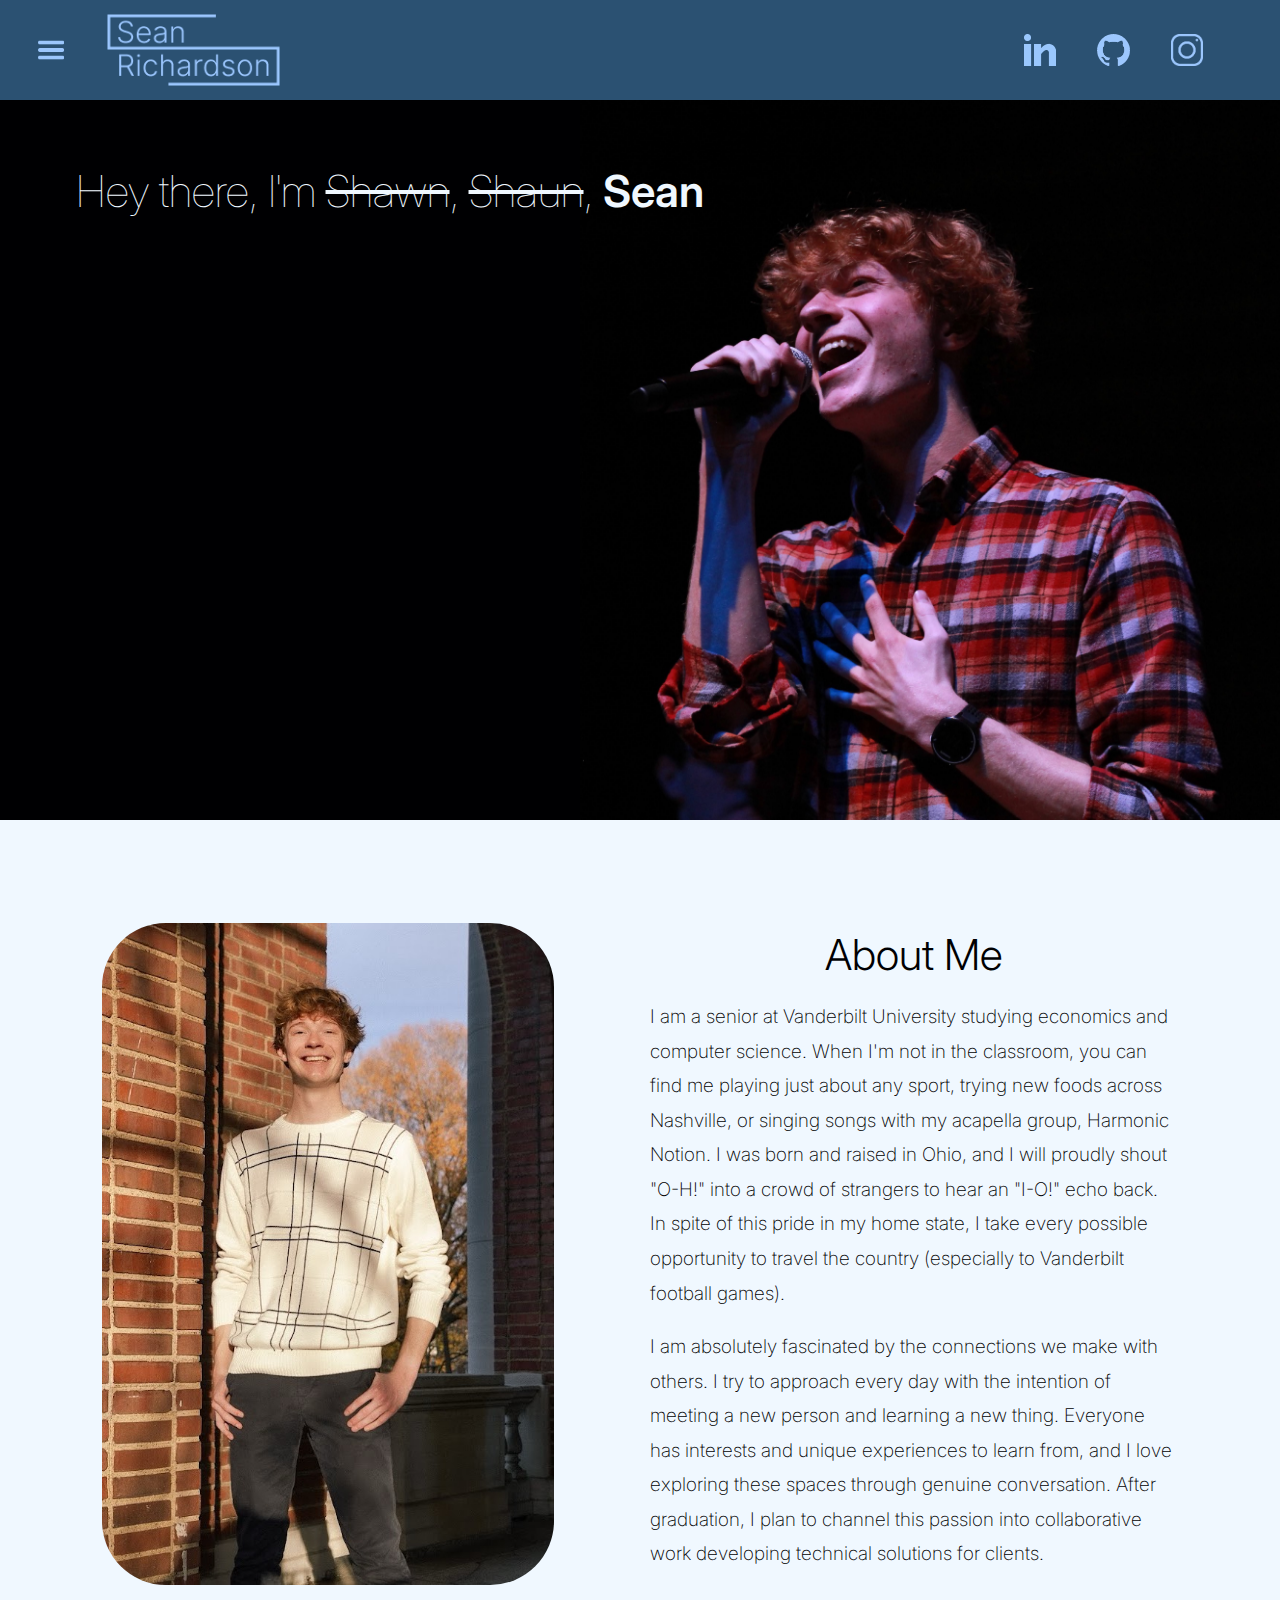
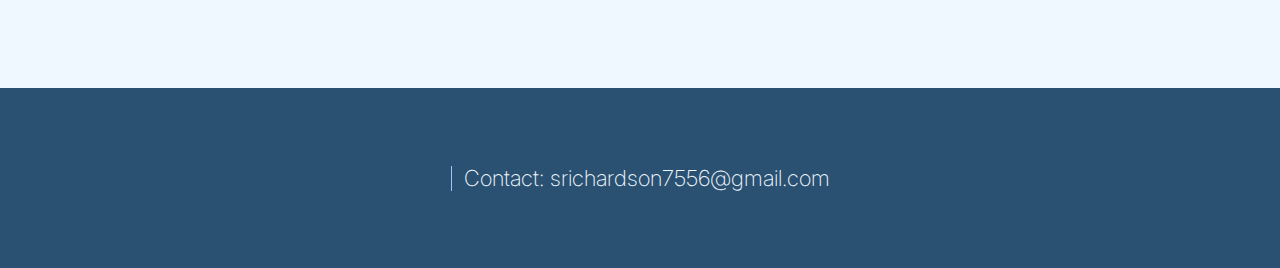
<file: index.html>
<!DOCTYPE html>
<html lang="en">
<head>
    <meta charset="UTF-8">
    <meta name="viewport" content="width=device-width, initial-scale=1.0">
    <title>Home | Sean Richardson</title>
    <link rel="stylesheet" href="styles/styles.css">
    <link href="https://fonts.googleapis.com/css2?family=Inter:wght@200;600&display=swap" rel="stylesheet">

</head>
<body>
    <section class="title-card">
        <div class="left-side">
            <div id="mySidepanel" class="sidepanel">
                <a href="pages/code/">Code</a>
                <a href="pages/resume/">Resume</a>
                <a href="pages/music/">Music</a>
                <a href="pages/video/">Video</a>
                <a href="pages/sport/">Sport</a>
                <a href="pages/design/">Design</a>
            </div>
            <div id="hamburger" onclick="toggleNav()"></div>
            <div class="logo">
                <a href="/"><img src="img/personal-logo.png" alt="logo"></a>
            </div>
        </div>
        <div class="right-side">
            <div class="icons">
                <a class="icon" id="linkedin" href="https://www.linkedin.com/in/sean-richardson-4b3ab422a/" target="_blank" rel="noopener noreferrer">
                </a>
                <a class="icon" id="github" href="https://github.com/seancrich11" target="_blank" rel="noopener noreferrer">
                </a>
                <a class="icon" id="instagram" href="https://www.instagram.com/seancrichardson/" target="_blank" rel="noopener noreferrer">
                </a>
            </div>
        </div>
    </section>
    <div id="overlay"></div>
    <div class="extra-body">
        <section class="body-container">
        <div class="text-block">
            <div class="fade-in">
                Hey there, I'm <span class="shawn-name">Shawn</span>, <span class="shawn-name">Shaun</span>, <span class="sean">Sean</span>
            </div>
            <div class="subtitle fade-in-a" >Welcome. Let me show you around.</div> 
            <div class="buttons fade-in-a">
                <a href="pages/code/" class="button-a" id=>Code</a>
                <a href="pages/resume/" class="button-a" id=>Resume</a>
                <a href="pages/music/" class="button-a" id=>Music</a>
                <a href="pages/video/" class="button-a" id=>Video</a>
                <a href="" class="button-a" id=>Sport</a>
                <a href="" class="button-a" id=>Design</a>
            </div>
        </div>
        <div class="image"></div>
        </section>
        <section class="about-me">
            <div class="content">
                <img src="img/pictures/sean-portrait.jpg" alt="sean">
                <div class="text">
                    <h1 class="header">About Me</h1>
                    <p>
                        I am a senior at Vanderbilt University studying economics and computer science. When I'm not in the classroom, you can find me playing just about any sport, trying new foods across Nashville, or singing songs with my acapella group, Harmonic Notion. I was born and raised in Ohio, and I will proudly shout "O-H!" into a crowd of strangers to hear an "I-O!" echo back. In spite of this pride in my home state, I take every possible opportunity to travel the country (especially to Vanderbilt football games).
                    </p>
                    <p>
                        I am absolutely fascinated by the connections we make with others. I try to approach every day with the intention of meeting a new person and learning a new thing. Everyone has interests and unique experiences to learn from, and I love exploring these spaces through genuine conversation. After graduation, I plan to channel this passion into collaborative work developing technical solutions for clients.
                    </p>
                </div>
            </div>
        </section>
        <section class="footer">
            <div class="footer-content">
                <div class="blue-line"></div>
                <div class="footer-text">Contact: srichardson7556@gmail.com</div>
            </div>
        </section>
    </div>    
    <script src="script.js"></script>
</body>
</html>
</file>
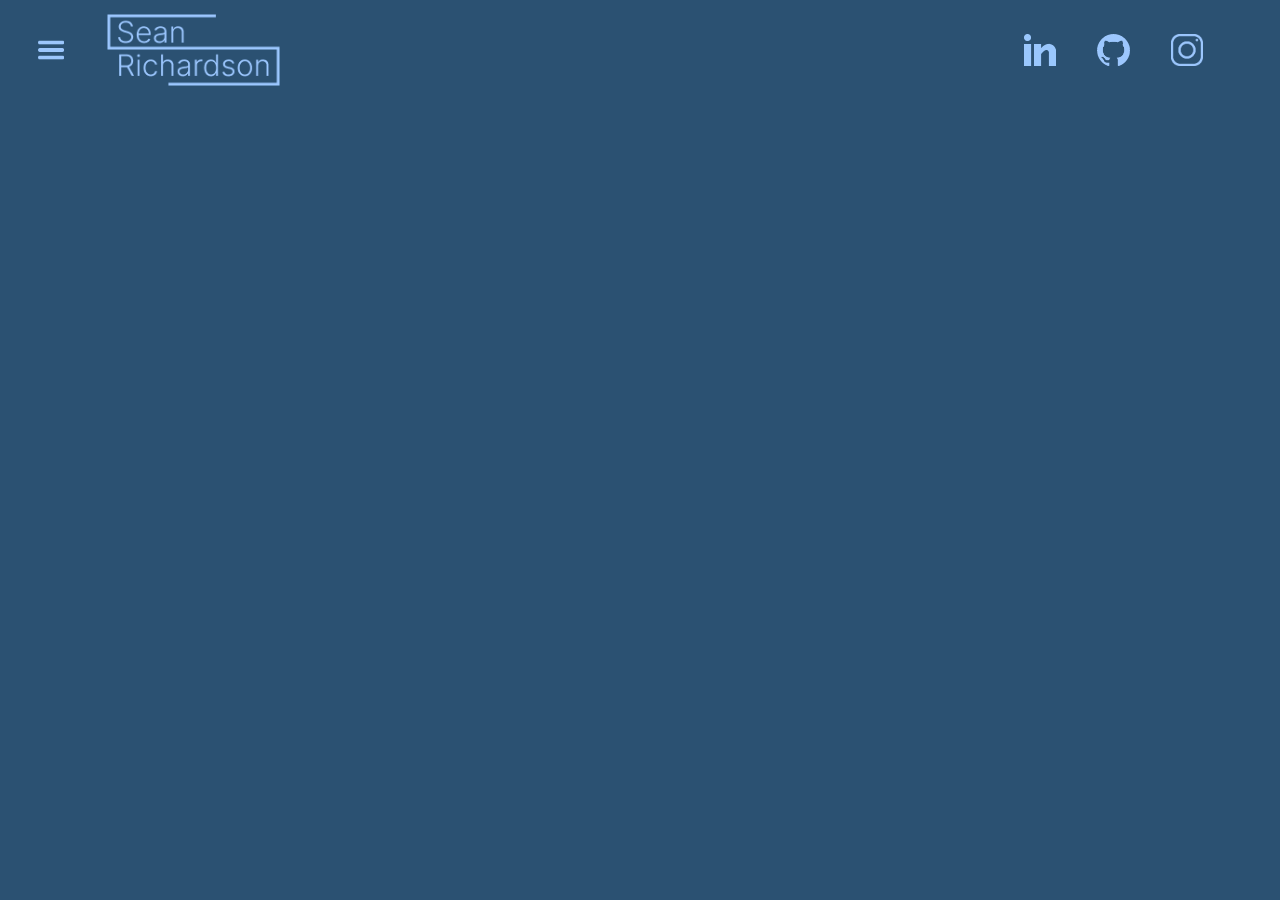
<file: pages/code/index.html>
<!DOCTYPE html>
<html lang="en">
<head>
    <meta charset="UTF-8">
    <meta name="viewport" content="width=device-width, initial-scale=1.0">
    <title>About | Sean Richardson</title>
    <link rel="stylesheet" href="../../styles/styles.css">

</head>
<body>
    <section class="title-card">
        <div class="left-side">
            <div id="mySidepanel" class="sidepanel">
                <a href="../code/">Code</a>
                <a href="../resume/">Resume</a>
                <a href="../music/">Music</a>
                <a href="../video/">Video</a>
                <a href="../sport/">Sport</a>
                <a href="../design/">Design</a>
            </div>
            <div id="hamburger" onclick="toggleNav()"></div>
            <div class="logo">
                <a href="../../"><img src="../../img/personal-logo.png" alt="logo"></a>
            </div>
        </div>
        <div class="right-side">
            <div class="icons">
                <a class="icon" id="linkedin" href="https://www.linkedin.com/in/sean-richardson-4b3ab422a/" target="_blank" rel="noopener noreferrer">
                </a>
                <a class="icon" id="github" href="https://github.com/seancrich11" target="_blank" rel="noopener noreferrer">
                </a>
                <a class="icon" id="instagram" href="https://www.instagram.com/seancrichardson/" target="_blank" rel="noopener noreferrer">
                </a>
            </div>
        </div>
    </section>
    <div id="overlay"></div>
    <script src="../../script.js"></script>
</body>
</html>
</file>
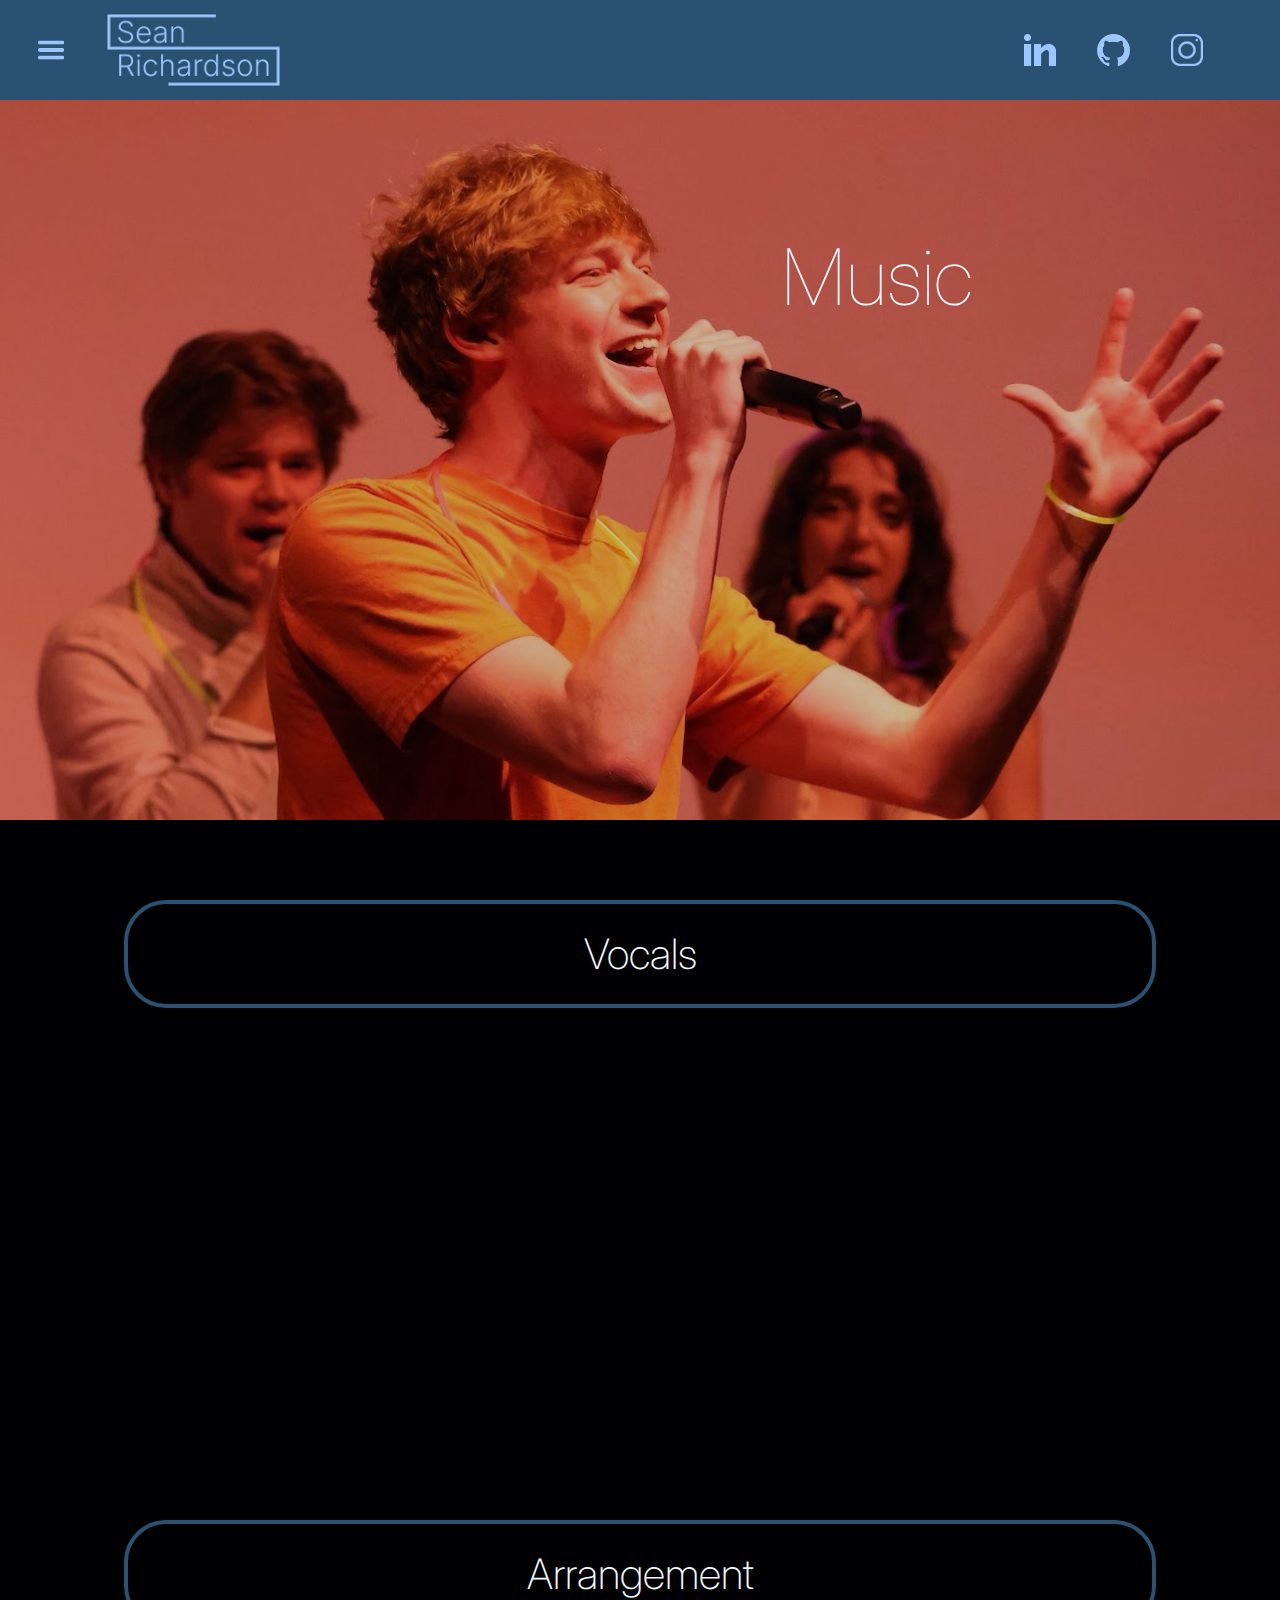
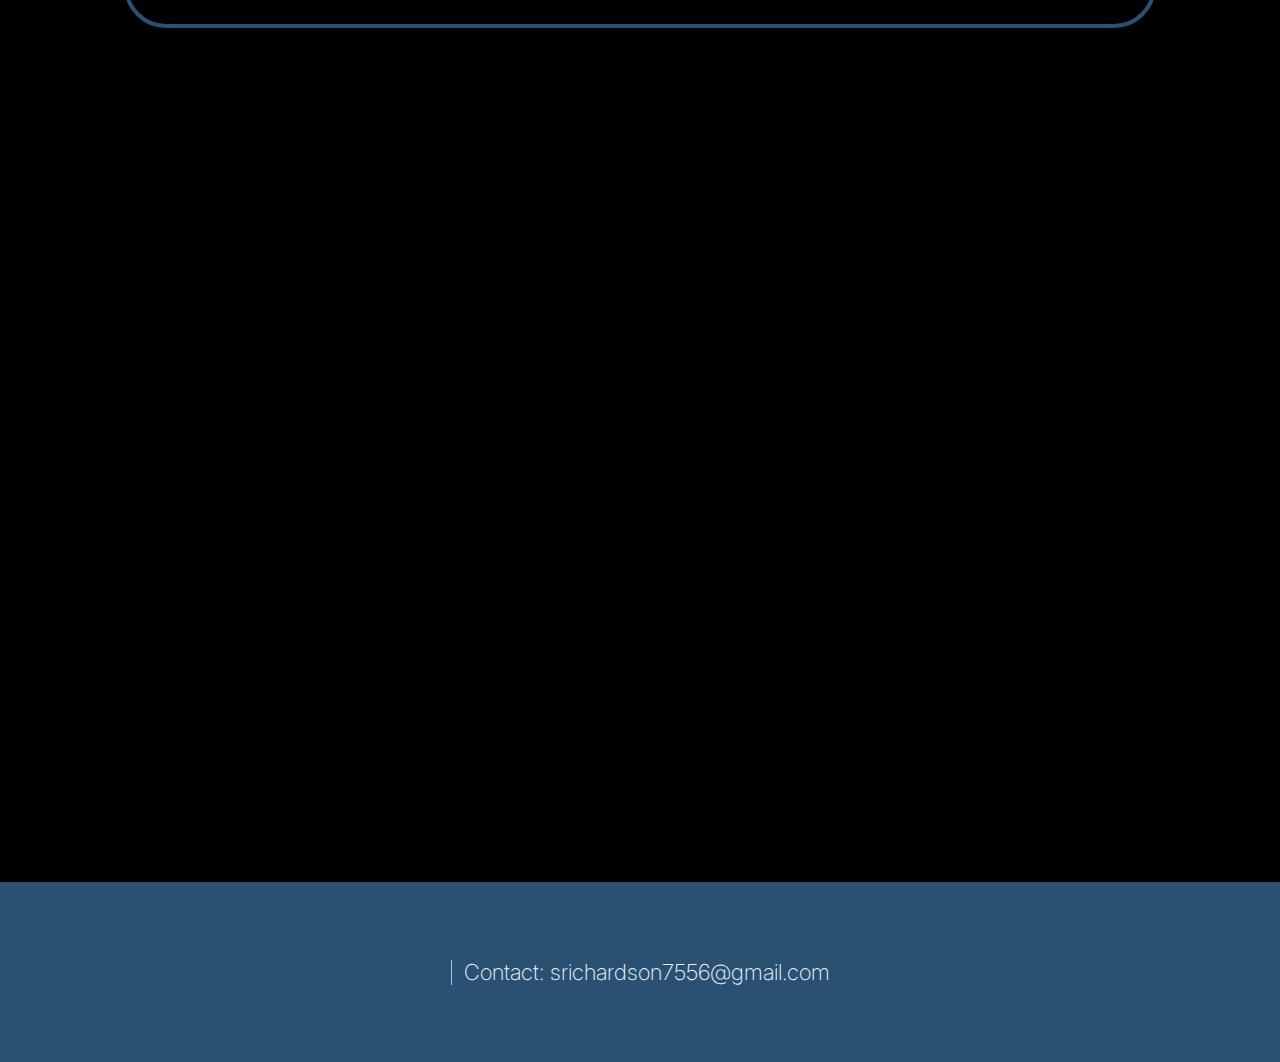
<file: pages/music/index.html>
<!DOCTYPE html>
<html lang="en">
<head>
    <meta charset="UTF-8">
    <meta name="viewport" content="width=device-width, initial-scale=1.0">
    <title>About | Sean Richardson</title>
    <link rel="stylesheet" href="../../styles/styles.css">
    <link href="https://fonts.googleapis.com/css2?family=Inter:wght@200;600&display=swap" rel="stylesheet">

</head>
<body>
    <section class="title-card">
        <div class="left-side">
            <div id="mySidepanel" class="sidepanel">
                <a href="../code/">Code</a>
                <a href="../resume/">Resume</a>
                <a href="../music/">Music</a>
                <a href="../video/">Video</a>
                <a href="../sport/">Sport</a>
                <a href="../design/">Design</a>
            </div>
            <div id="hamburger" onclick="toggleNav()"></div>
            <div class="logo">
                <a href="../../"><img src="../../img/personal-logo.png" alt="logo"></a>
            </div>
        </div>
        <div class="right-side">
            <div class="icons">
                <a class="icon" id="linkedin" href="https://www.linkedin.com/in/sean-richardson-4b3ab422a/" target="_blank" rel="noopener noreferrer">
                </a>
                <a class="icon" id="github" href="https://github.com/seancrich11" target="_blank" rel="noopener noreferrer">
                </a>
                <a class="icon" id="instagram" href="https://www.instagram.com/seancrichardson/" target="_blank" rel="noopener noreferrer">
                </a>
            </div>
        </div>
    </section>
    <div id="overlay"></div>
    <div class="extra-body">
        <section class="music-body">
            <div class="music-img"></div>
            <div class="music-header">Music</div>
        </section>
        <section class="music-content-backdrop">
            <div class="music-content">
                <div class="music-title">Vocals</div>
                <div class="spotify-songs">
                    <iframe style="border-radius:12px" class="song" src="https://open.spotify.com/embed/track/3yysV5VrbAfc3lw9R33Nr7?utm_source=generator&theme=0" width="48%" height="352" frameBorder="0" allowfullscreen="" allow="autoplay; clipboard-write; encrypted-media; fullscreen; picture-in-picture" loading="lazy"></iframe>
                    <iframe style="border-radius:12px" class="song" src="https://open.spotify.com/embed/track/4V3y27WTqDiOwWscveQdYW?utm_source=generator&theme=0" width="48%" height="352" frameBorder="0" allowfullscreen="" allow="autoplay; clipboard-write; encrypted-media; fullscreen; picture-in-picture" loading="lazy"></iframe>
                </div>
                <div class="music-title">Arrangement</div>
                <iframe class="arrangement" width="95%" height="694" src="https://musescore.com/user/34158156/scores/19907632/embed" frameborder="0" allowfullscreen allow="autoplay; fullscreen"></iframe>
            </div>
        </section>
        <section class="footer">
            <div class="footer-content">
                <div class="blue-line"></div>
                <div class="footer-text">Contact: srichardson7556@gmail.com</div>
            </div>
        </section>    
    </div>
    <script src="../../script.js"></script>
</body>
</html>
</file>
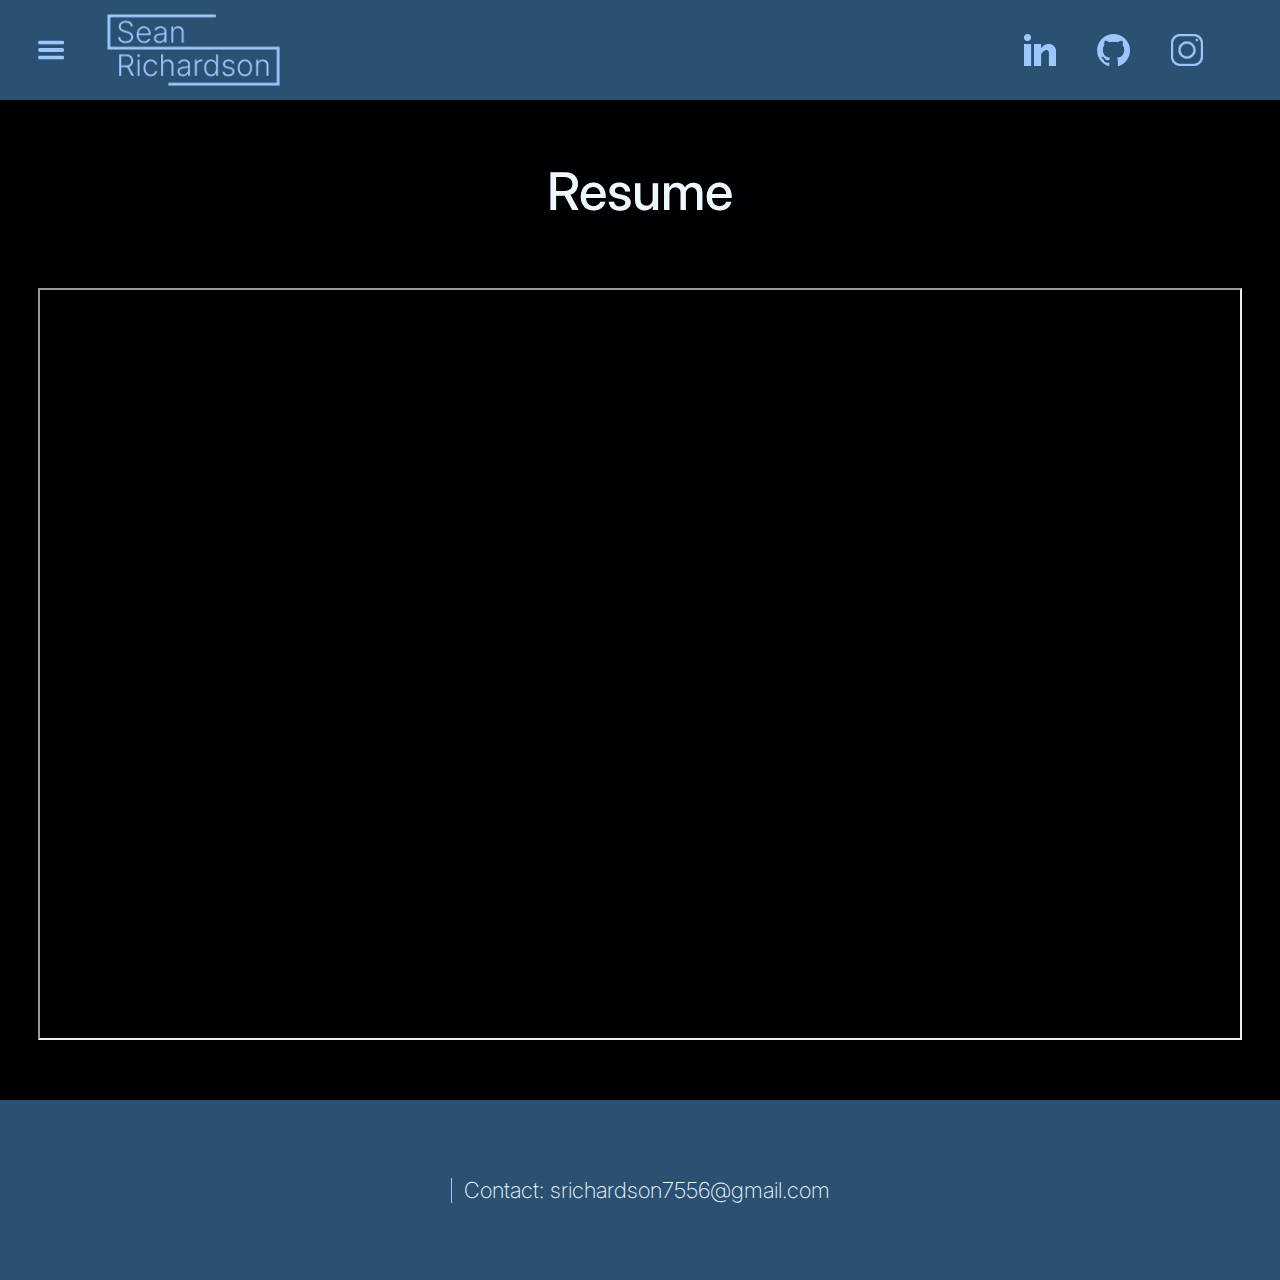
<file: pages/resume/index.html>
<!DOCTYPE html>
<html lang="en">
<head>
    <meta charset="UTF-8">
    <meta name="viewport" content="width=device-width, initial-scale=1.0">
    <title>About | Sean Richardson</title>
    <link rel="stylesheet" href="../../styles/styles.css">
    <link href="https://fonts.googleapis.com/css2?family=Inter:wght@200;600&display=swap" rel="stylesheet">

</head>
<body>
    <section class="title-card">
        <div class="left-side">
            <div id="mySidepanel" class="sidepanel">
                <a href="../code/">Code</a>
                <a href="../resume/">Resume</a>
                <a href="../music/">Music</a>
                <a href="../video/">Video</a>
                <a href="../sport/">Sport</a>
                <a href="../design/">Design</a>
            </div>
            <div id="hamburger" onclick="toggleNav()"></div>
            <div class="logo">
                <a href="../../"><img src="../../img/personal-logo.png" alt="logo"></a>
            </div>
        </div>
        <div class="right-side">
            <div class="icons">
                <a class="icon" id="linkedin" href="https://www.linkedin.com/in/sean-richardson-4b3ab422a/" target="_blank" rel="noopener noreferrer">
                </a>
                <a class="icon" id="github" href="https://github.com/seancrich11" target="_blank" rel="noopener noreferrer">
                </a>
                <a class="icon" id="instagram" href="https://www.instagram.com/seancrichardson/" target="_blank" rel="noopener noreferrer">
                </a>
            </div>
        </div>
    </section>
    <div id="overlay"></div>
    <div class="extra-body">
        <section class="body-light">
            <div class="resume-content">
                <div class="resume-title">Resume</div>
                <iframe class="pdf" 
                    src="../../pdf/Sean_Richardson_resume.pdf"
                width="800" height="500">
            </iframe>
            </div>
        </section>
        <section class="footer">
            <div class="footer-content">
                <div class="blue-line"></div>
                <div class="footer-text">Contact: srichardson7556@gmail.com</div>
            </div>
        </section> 
    </div>
    <script src="../../script.js"></script>
</body>
</html>
</file>
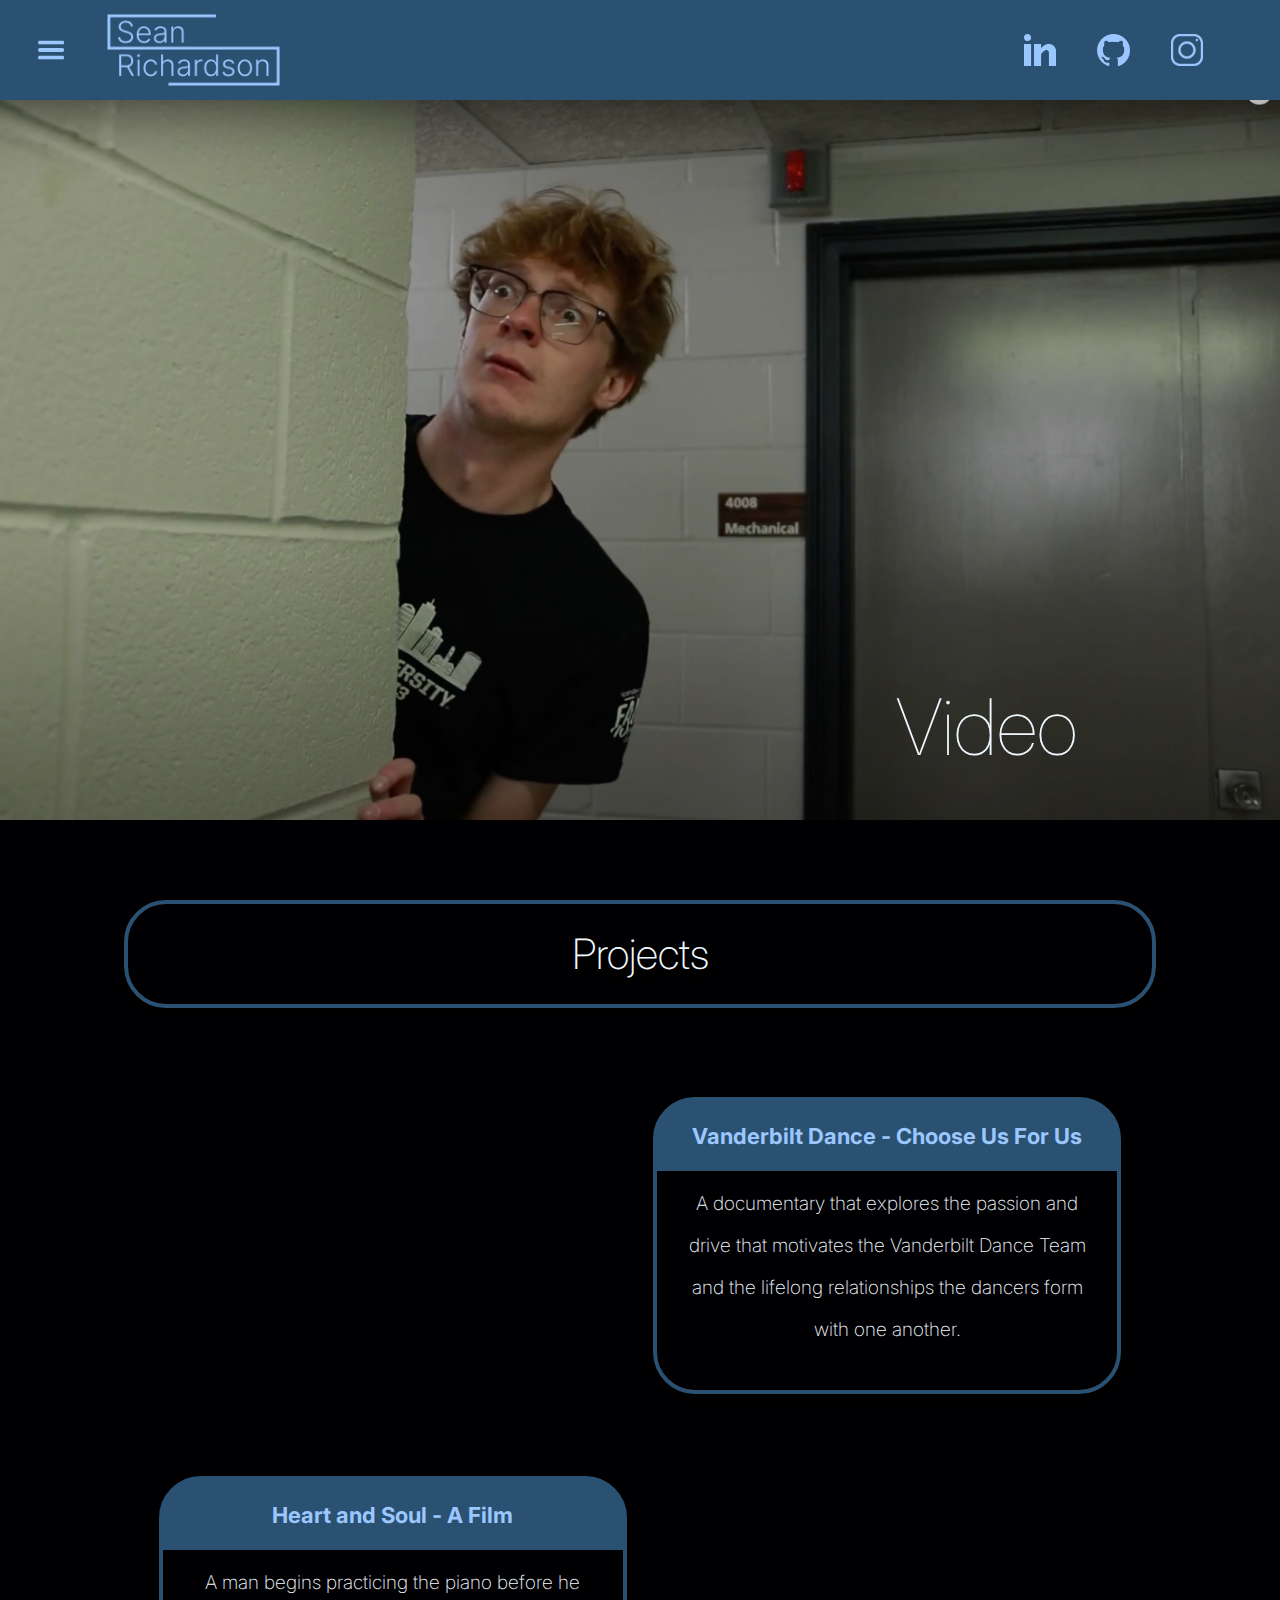
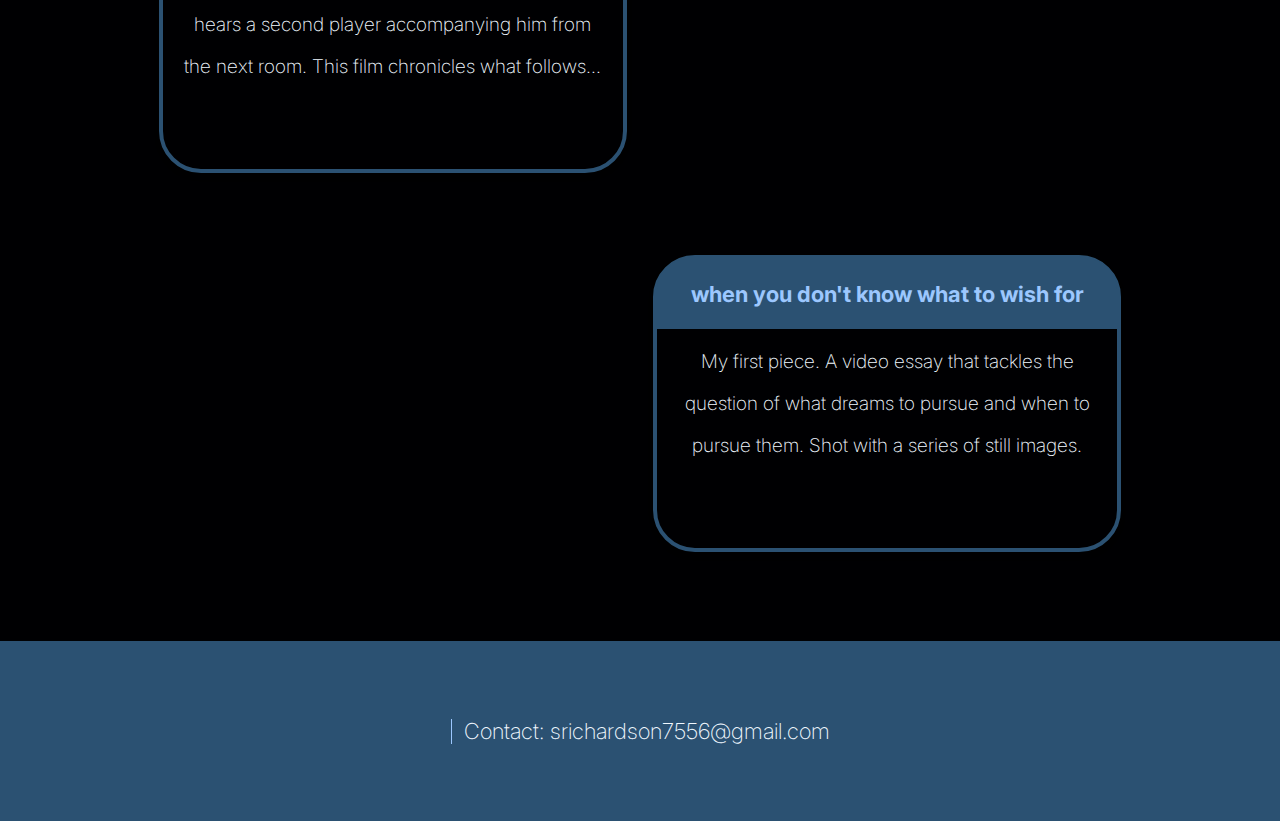
<file: pages/video/index.html>
<!DOCTYPE html>
<html lang="en">
<head>
    <meta charset="UTF-8">
    <meta name="viewport" content="width=device-width, initial-scale=1.0">
    <title>About | Sean Richardson</title>
    <link rel="stylesheet" href="../../styles/styles.css">
    <link href="https://fonts.googleapis.com/css2?family=Inter:wght@200;600&display=swap" rel="stylesheet">
</head>
<body>
    <section class="title-card">
        <div class="left-side">
            <div id="mySidepanel" class="sidepanel">
                <a href="../code/">Code</a>
                <a href="../resume/">Resume</a>
                <a href="../music/">Music</a>
                <a href="../video/">Video</a>
                <a href="../sport/">Sport</a>
                <a href="../design/">Design</a>
            </div>
            <div id="hamburger" onclick="toggleNav()"></div>
            <div class="logo">
                <a href="../../"><img src="../../img/personal-logo.png" alt="logo"></a>
            </div>
        </div>
        <div class="right-side">
            <div class="icons">
                <a class="icon" id="linkedin" href="https://www.linkedin.com/in/sean-richardson-4b3ab422a/" target="_blank" rel="noopener noreferrer">
                </a>
                <a class="icon" id="github" href="https://github.com/seancrich11" target="_blank" rel="noopener noreferrer">
                </a>
                <a class="icon" id="instagram" href="https://www.instagram.com/seancrichardson/" target="_blank" rel="noopener noreferrer">
                </a>
            </div>
        </div>
    </section>
    <div id="overlay"></div>
    <div class="extra-body">
        <section class="music-body">
            <div class="music-img" id="video-img"></div>
            <div class="music-header" id="video-header">Video</div>
        </section>
        <section class="music-content-backdrop">
            <div class="music-content">
                <div class="music-title">Projects</div>
                <div class="video-list">
                    <div class="video-row">
                        <iframe width="48%" height="315" class="vid" style="border-radius: 16px;" src="https://www.youtube.com/embed/WRCNi1ZAqwE?si=kefZqX1FzCUKKSSn" title="YouTube video player" frameborder="0" allow="accelerometer; autoplay; clipboard-write; encrypted-media; gyroscope; picture-in-picture; web-share" referrerpolicy="strict-origin-when-cross-origin" allowfullscreen></iframe>
                        <div class="video-cube">
                            <div class="cube-top">Vanderbilt Dance - Choose Us For Us</div>
                            <div class="cube-bottom">
                                A documentary that explores the passion and drive that motivates the Vanderbilt Dance Team and the lifelong relationships the dancers form with one another.
                            </div>
                        </div>
                    </div>
                    <div class="video-row" id="row-flip">
                        <div class="video-cube">
                            <div class="cube-top">Heart and Soul - A Film</div>
                            <div class="cube-bottom">
                                A man begins practicing the piano before he hears a second player accompanying him from the next room. This film chronicles what follows...
                            </div>
                        </div>
                        <iframe width="48%" height="315" class="vid" style="border-radius: 16px;" src="https://www.youtube.com/embed/W2pHo0IyZHM?si=IVld1A0uf-n-MpbD" title="YouTube video player" frameborder="0" allow="accelerometer; autoplay; clipboard-write; encrypted-media; gyroscope; picture-in-picture; web-share" referrerpolicy="strict-origin-when-cross-origin" allowfullscreen></iframe>
                    </div>
                    <div class="video-row">
                        <iframe width="48%" height="315" class="vid" style="border-radius: 16px;" src="https://www.youtube.com/embed/LNUnLsXDJi4?si=cVsDWqJigBNPA-nB" title="YouTube video player" frameborder="0" allow="accelerometer; autoplay; clipboard-write; encrypted-media; gyroscope; picture-in-picture; web-share" referrerpolicy="strict-origin-when-cross-origin" allowfullscreen></iframe>
                        <div class="video-cube">
                            <div class="cube-top">when you don't know what to wish for</div>
                            <div class="cube-bottom">
                                My first piece. A video essay that tackles the question of what dreams to pursue and when to pursue them. Shot with a series of still images.
                            </div>
                        </div>
                    </div>
                </div>
            </div>
        </section>
        <section class="footer">
            <div class="footer-content">
                <div class="blue-line"></div>
                <div class="footer-text">Contact: srichardson7556@gmail.com</div>
            </div>
        </section>
    </div>
    <script src="../../script.js"></script>
</body>
</html>
</file>
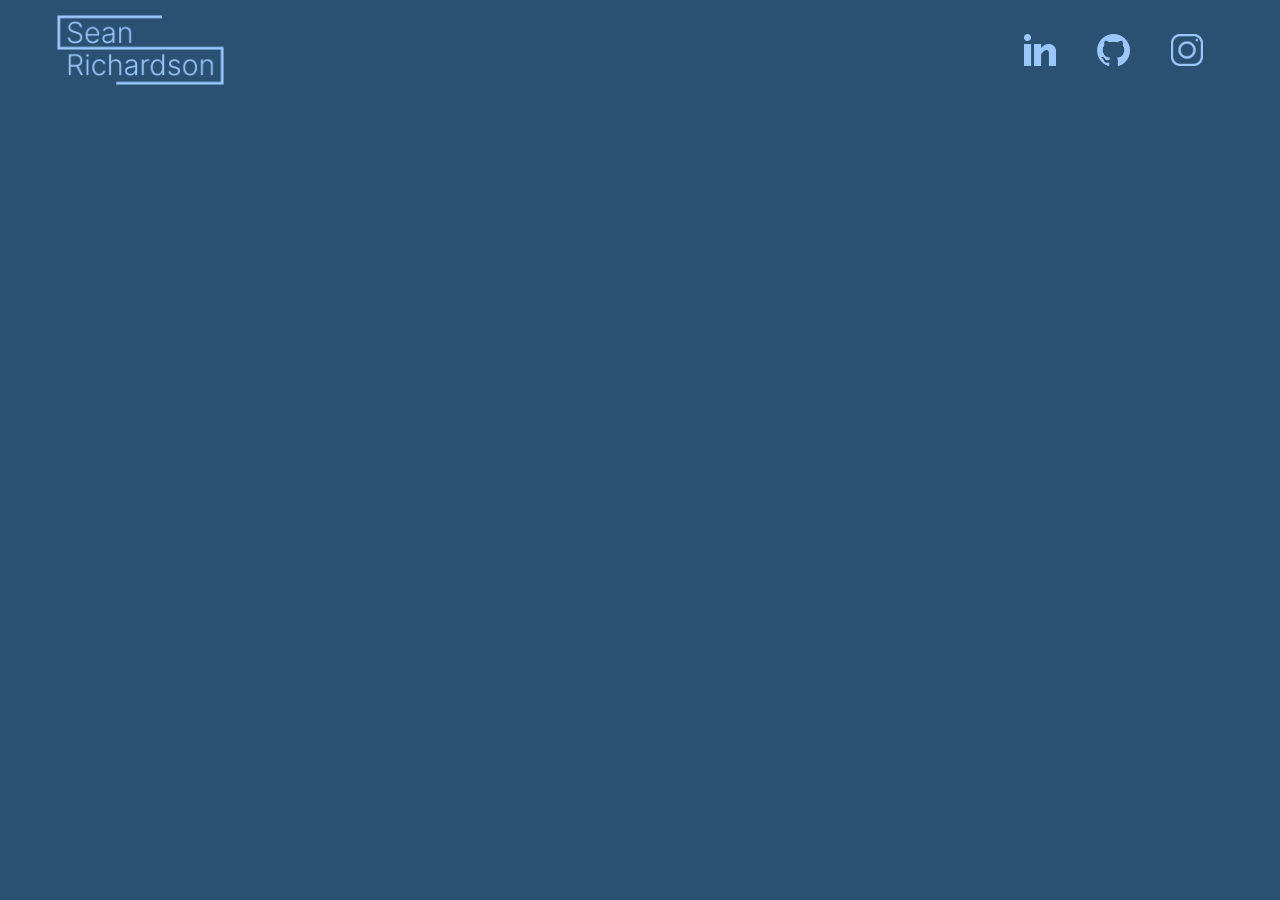
<file: pages/about.html>
<!DOCTYPE html>
<html lang="en">
<head>
    <meta charset="UTF-8">
    <meta name="viewport" content="width=device-width, initial-scale=1.0">
    <title>About | Sean Richardson</title>
    <link rel="stylesheet" href="../styles/styles.css">

</head>
<body>
    <section class="title-card">
        <div class="logo">
            <a href="index.html"><img src="../img/personal-logo.png" alt="logo"></a>
        </div>
        <div class="right-side">
            <div class="icons">
                <a class="icon" id="linkedin" href="https://www.linkedin.com/in/sean-richardson-4b3ab422a/" target="_blank" rel="noopener noreferrer">
                </a>
                <a class="icon" id="github" href="https://github.com/seancrich11" target="_blank" rel="noopener noreferrer">
                </a>
                <a class="icon" id="instagram" href="https://www.instagram.com/seancrichardson/" target="_blank" rel="noopener noreferrer">
                </a>
            </div>
        </div>
    </section>
</body>
</html>
</file>
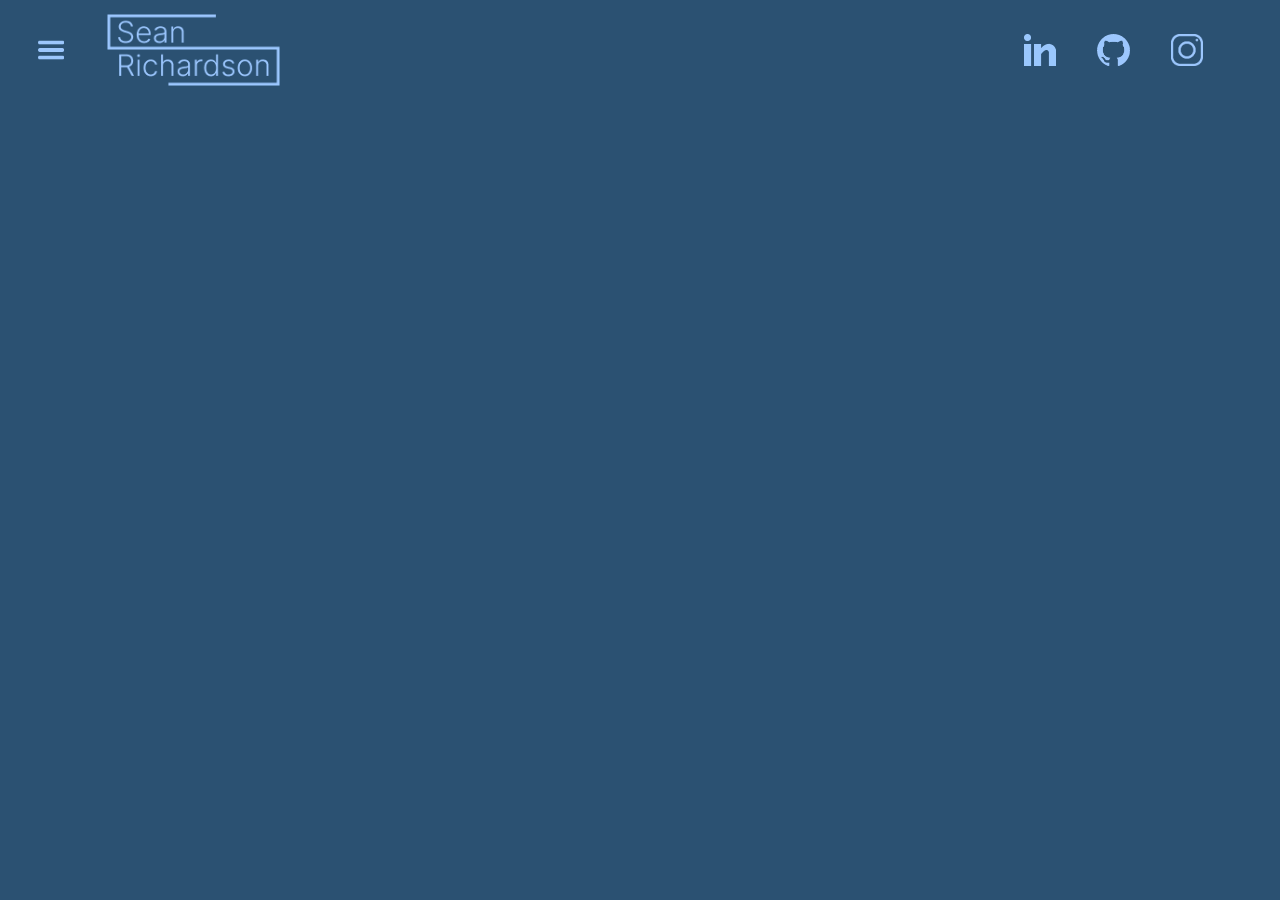
<file: pages/code.html>
<!DOCTYPE html>
<html lang="en">
<head>
    <meta charset="UTF-8">
    <meta name="viewport" content="width=device-width, initial-scale=1.0">
    <title>About | Sean Richardson</title>
    <link rel="stylesheet" href="../styles/styles.css">

</head>
<body>
    <section class="title-card">
        <div class="left-side">
            <div id="mySidepanel" class="sidepanel">
                <a href="code.html">Code</a>
                <a href="resume.html">Resume</a>
                <a href="music.html">Music</a>
                <a href="video.html">Video</a>
                <a href="sport.html">Sport</a>
                <a href="design.html">Design</a>
            </div>
            <div id="hamburger" onclick="toggleNav()"></div>
            <div class="logo">
                <a href="../"><img src="../img/personal-logo.png" alt="logo"></a>
            </div>
        </div>
        <div class="right-side">
            <div class="icons">
                <a class="icon" id="linkedin" href="https://www.linkedin.com/in/sean-richardson-4b3ab422a/" target="_blank" rel="noopener noreferrer">
                </a>
                <a class="icon" id="github" href="https://github.com/seancrich11" target="_blank" rel="noopener noreferrer">
                </a>
                <a class="icon" id="instagram" href="https://www.instagram.com/seancrichardson/" target="_blank" rel="noopener noreferrer">
                </a>
            </div>
        </div>
    </section>
    <div id="overlay"></div>
    <script src="../script.js"></script>
</body>
</html>
</file>
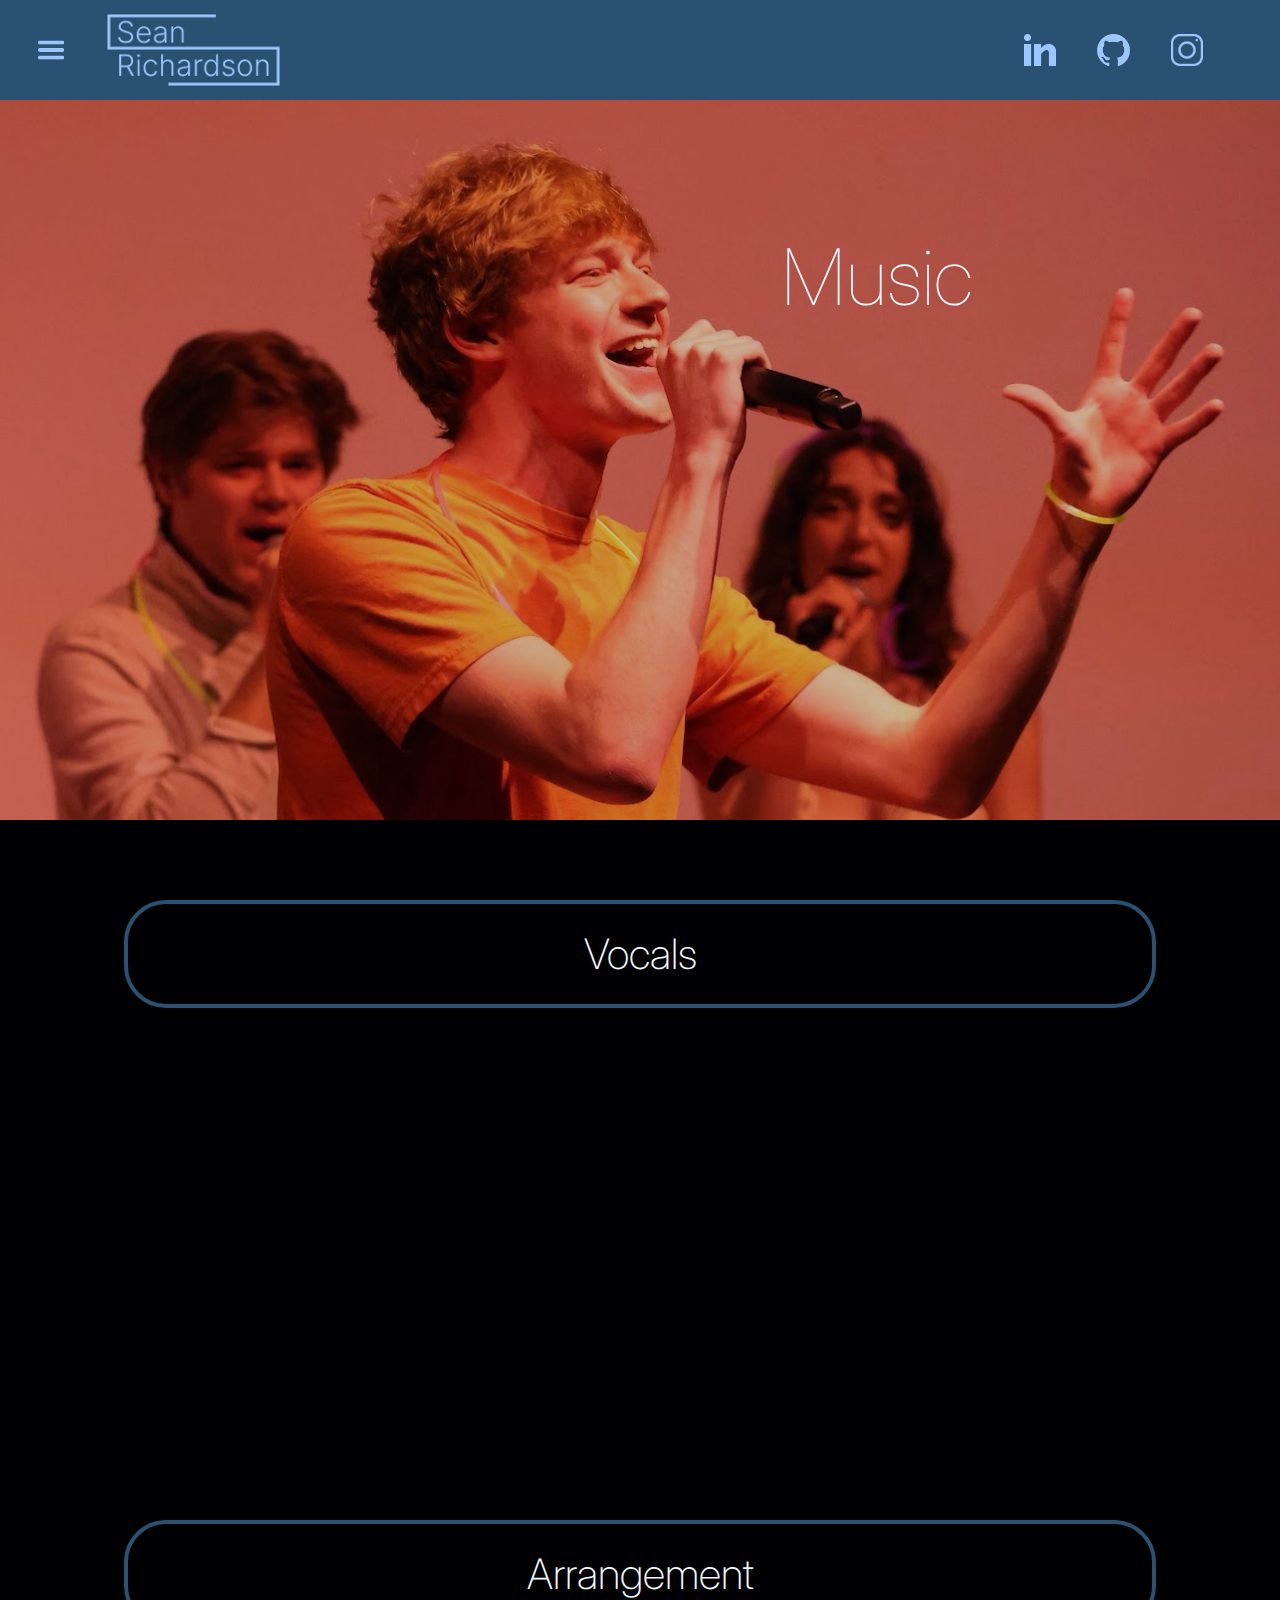
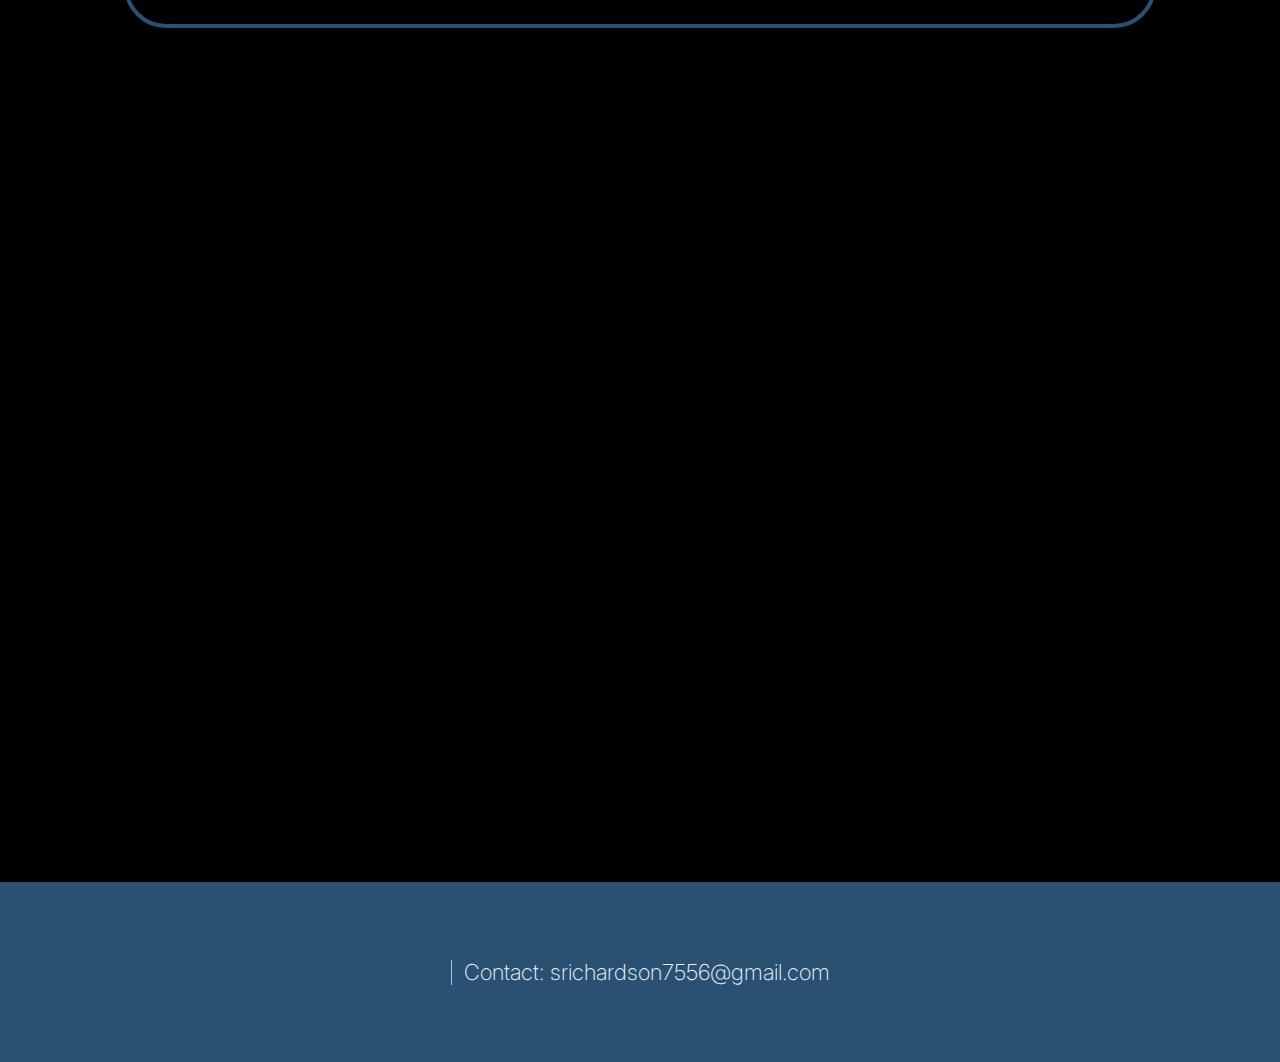
<file: pages/music.html>
<!DOCTYPE html>
<html lang="en">
<head>
    <meta charset="UTF-8">
    <meta name="viewport" content="width=device-width, initial-scale=1.0">
    <title>About | Sean Richardson</title>
    <link rel="stylesheet" href="../styles/styles.css">
    <link href="https://fonts.googleapis.com/css2?family=Inter:wght@200;600&display=swap" rel="stylesheet">

</head>
<body>
    <section class="title-card">
        <div class="left-side">
            <div id="mySidepanel" class="sidepanel">
                <a href="code.html">Code</a>
                <a href="resume.html">Resume</a>
                <a href="music.html">Music</a>
                <a href="video.html">Video</a>
                <a href="sport.html">Sport</a>
                <a href="design.html">Design</a>
            </div>
            <div id="hamburger" onclick="toggleNav()"></div>
            <div class="logo">
                <a href="../"><img src="../img/personal-logo.png" alt="logo"></a>
            </div>
        </div>
        <div class="right-side">
            <div class="icons">
                <a class="icon" id="linkedin" href="https://www.linkedin.com/in/sean-richardson-4b3ab422a/" target="_blank" rel="noopener noreferrer">
                </a>
                <a class="icon" id="github" href="https://github.com/seancrich11" target="_blank" rel="noopener noreferrer">
                </a>
                <a class="icon" id="instagram" href="https://www.instagram.com/seancrichardson/" target="_blank" rel="noopener noreferrer">
                </a>
            </div>
        </div>
    </section>
    <div id="overlay"></div>
    <div class="extra-body">
        <section class="music-body">
            <div class="music-img"></div>
            <div class="music-header">Music</div>
        </section>
        <section class="music-content-backdrop">
            <div class="music-content">
                <div class="music-title">Vocals</div>
                <div class="spotify-songs">
                    <iframe style="border-radius:12px" class="song" src="https://open.spotify.com/embed/track/3yysV5VrbAfc3lw9R33Nr7?utm_source=generator&theme=0" width="48%" height="352" frameBorder="0" allowfullscreen="" allow="autoplay; clipboard-write; encrypted-media; fullscreen; picture-in-picture" loading="lazy"></iframe>
                    <iframe style="border-radius:12px" class="song" src="https://open.spotify.com/embed/track/4V3y27WTqDiOwWscveQdYW?utm_source=generator&theme=0" width="48%" height="352" frameBorder="0" allowfullscreen="" allow="autoplay; clipboard-write; encrypted-media; fullscreen; picture-in-picture" loading="lazy"></iframe>
                </div>
                <div class="music-title">Arrangement</div>
                <iframe class="arrangement" width="95%" height="694" src="https://musescore.com/user/34158156/scores/19907632/embed" frameborder="0" allowfullscreen allow="autoplay; fullscreen"></iframe>
            </div>
        </section>
        <section class="footer">
            <div class="footer-content">
                <div class="blue-line"></div>
                <div class="footer-text">Contact: srichardson7556@gmail.com</div>
            </div>
        </section>    
    </div>
    <script src="../script.js"></script>
</body>
</html>
</file>
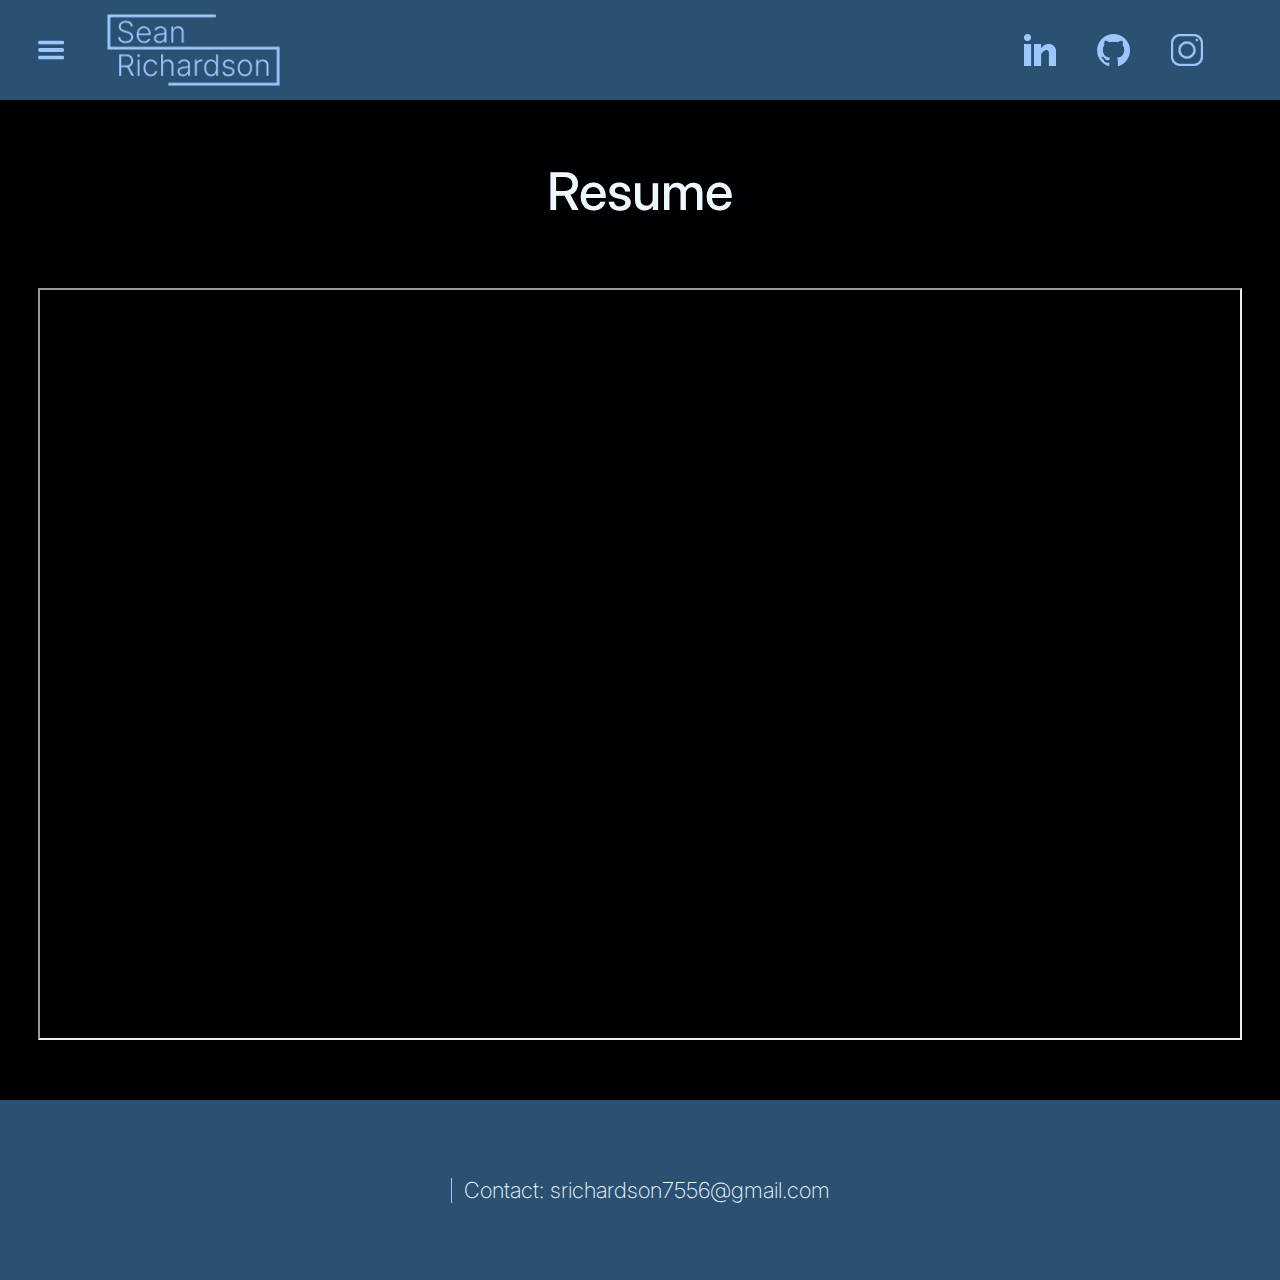
<file: pages/resume.html>
<!DOCTYPE html>
<html lang="en">
<head>
    <meta charset="UTF-8">
    <meta name="viewport" content="width=device-width, initial-scale=1.0">
    <title>About | Sean Richardson</title>
    <link rel="stylesheet" href="../styles/styles.css">
    <link href="https://fonts.googleapis.com/css2?family=Inter:wght@200;600&display=swap" rel="stylesheet">

</head>
<body>
    <section class="title-card">
        <div class="left-side">
            <div id="mySidepanel" class="sidepanel">
                <a href="code.html">Code</a>
                <a href="resume.html">Resume</a>
                <a href="music.html">Music</a>
                <a href="video.html">Video</a>
                <a href="sport.html">Sport</a>
                <a href="design.html">Design</a>
            </div>
            <div id="hamburger" onclick="toggleNav()"></div>
            <div class="logo">
                <a href="../"><img src="../img/personal-logo.png" alt="logo"></a>
            </div>
        </div>
        <div class="right-side">
            <div class="icons">
                <a class="icon" id="linkedin" href="https://www.linkedin.com/in/sean-richardson-4b3ab422a/" target="_blank" rel="noopener noreferrer">
                </a>
                <a class="icon" id="github" href="https://github.com/seancrich11" target="_blank" rel="noopener noreferrer">
                </a>
                <a class="icon" id="instagram" href="https://www.instagram.com/seancrichardson/" target="_blank" rel="noopener noreferrer">
                </a>
            </div>
        </div>
    </section>
    <div id="overlay"></div>
    <div class="extra-body">
        <section class="body-light">
            <div class="resume-content">
                <div class="resume-title">Resume</div>
                <iframe class="pdf" 
                    src="../pdf/sean-richardson.pdf"
                width="800" height="500">
            </iframe>
            </div>
        </section>
        <section class="footer">
            <div class="footer-content">
                <div class="blue-line"></div>
                <div class="footer-text">Contact: srichardson7556@gmail.com</div>
            </div>
        </section> 
    </div>
    <script src="../script.js"></script>
</body>
</html>
</file>
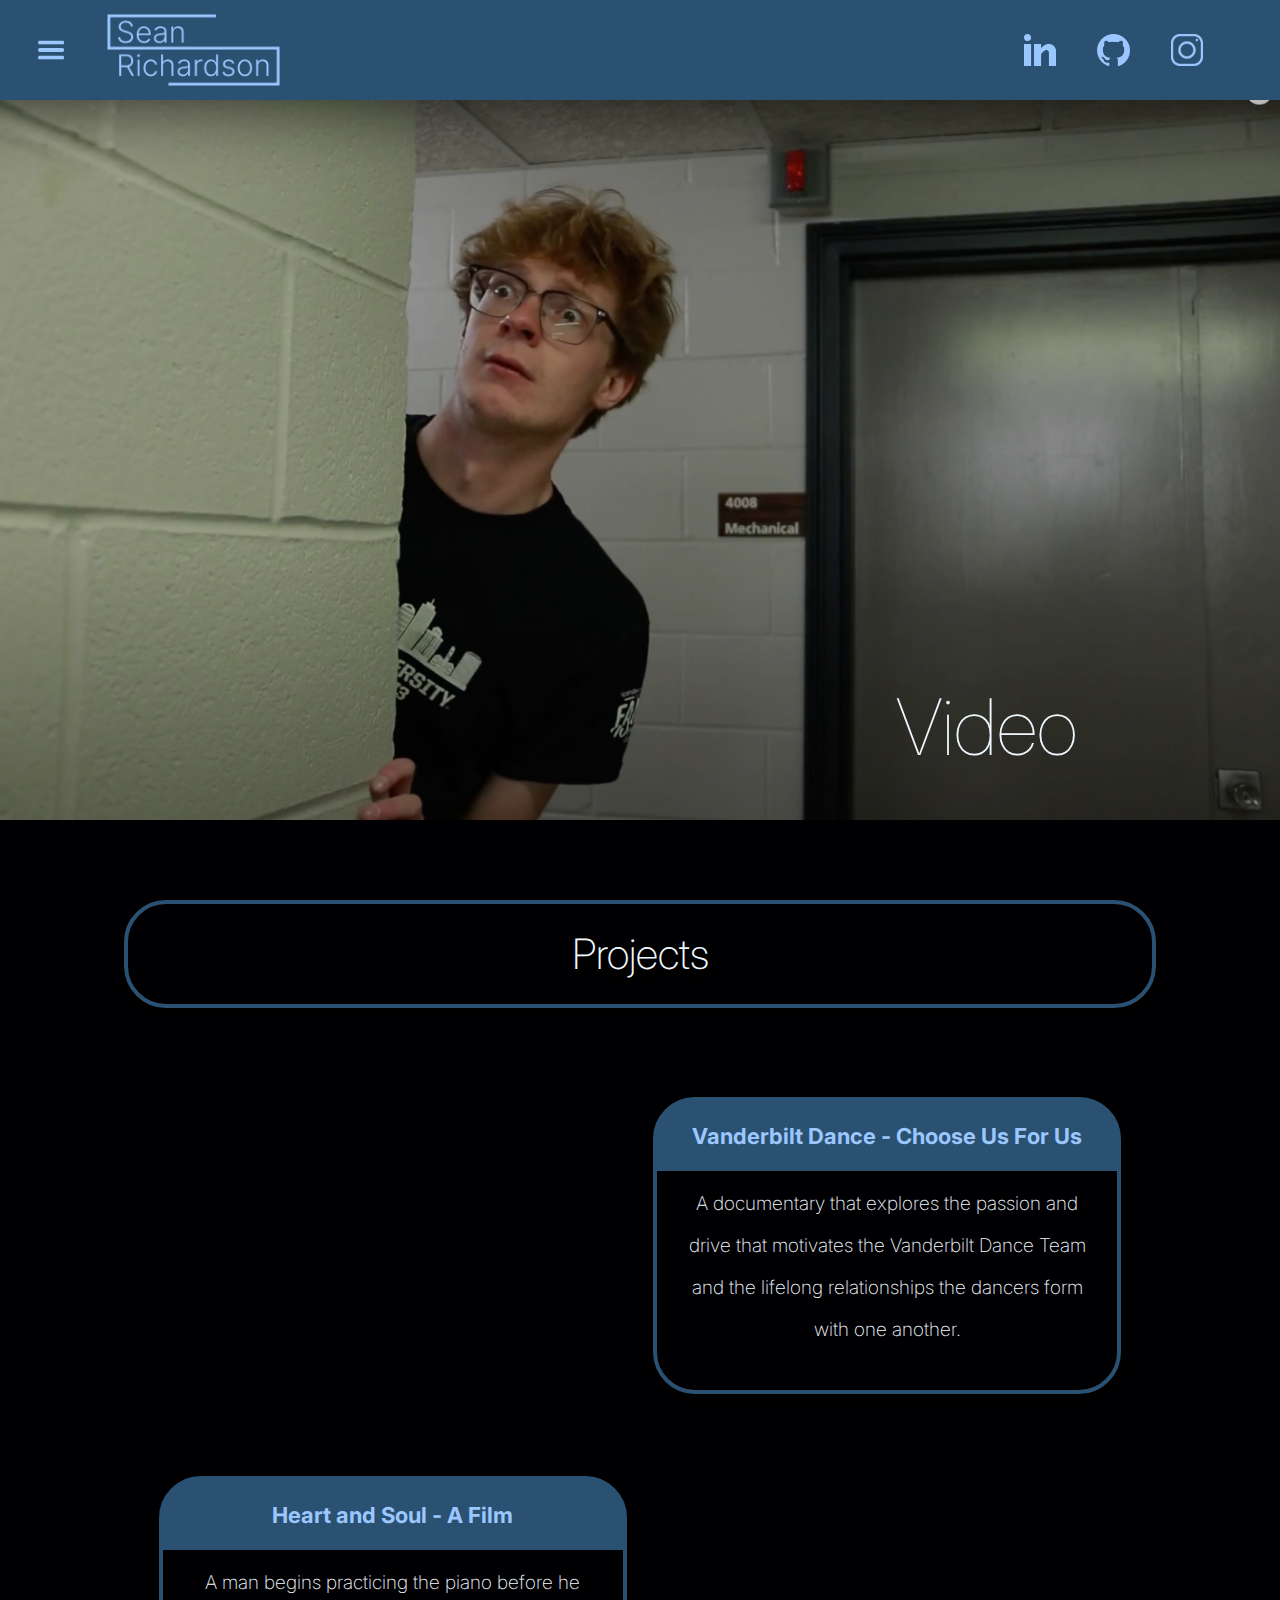
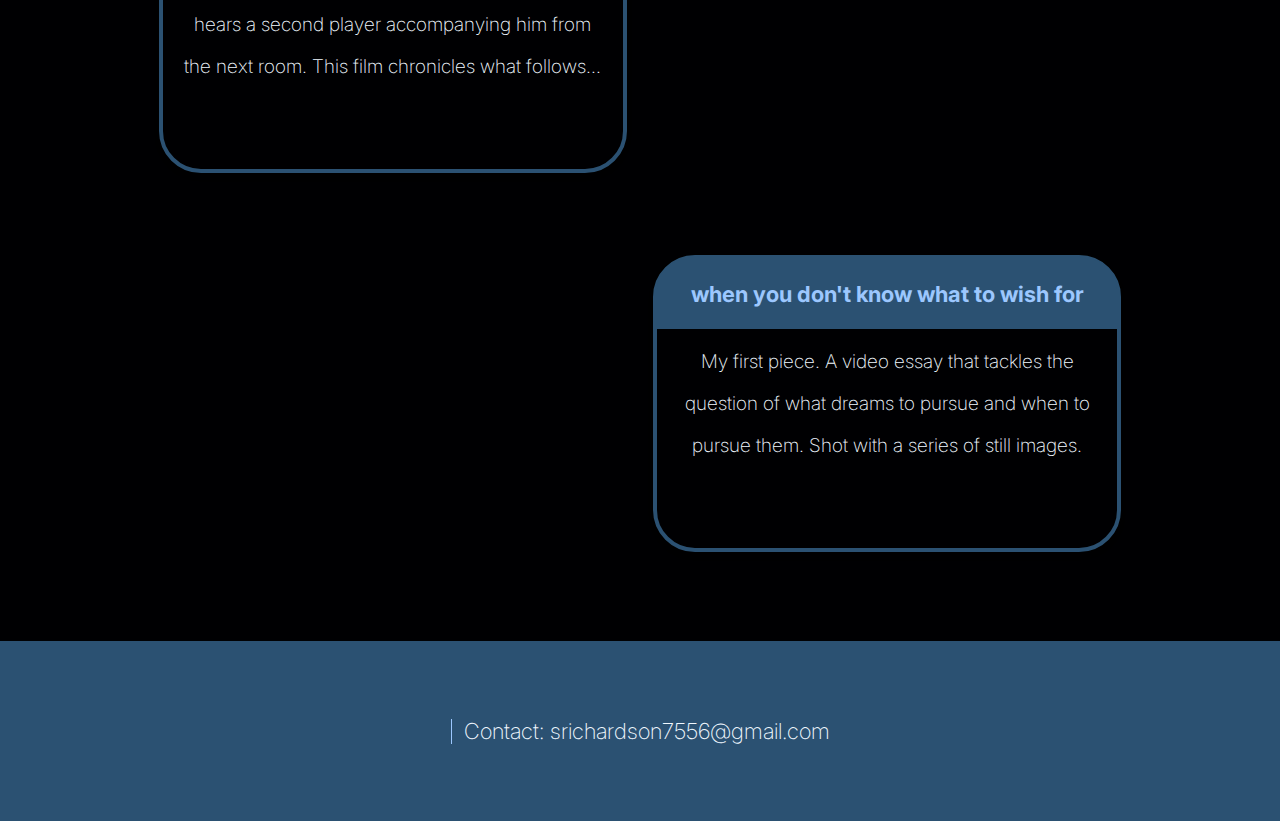
<file: pages/video.html>
<!DOCTYPE html>
<html lang="en">
<head>
    <meta charset="UTF-8">
    <meta name="viewport" content="width=device-width, initial-scale=1.0">
    <title>About | Sean Richardson</title>
    <link rel="stylesheet" href="../styles/styles.css">
    <link href="https://fonts.googleapis.com/css2?family=Inter:wght@200;600&display=swap" rel="stylesheet">
</head>
<body>
    <section class="title-card">
        <div class="left-side">
            <div id="mySidepanel" class="sidepanel">
                <a href="code.html">Code</a>
                <a href="resume.html">Resume</a>
                <a href="music.html">Music</a>
                <a href="video.html">Video</a>
                <a href="sport.html">Sport</a>
                <a href="design.html">Design</a>
            </div>
            <div id="hamburger" onclick="toggleNav()"></div>
            <div class="logo">
                <a href="../"><img src="../img/personal-logo.png" alt="logo"></a>
            </div>
        </div>
        <div class="right-side">
            <div class="icons">
                <a class="icon" id="linkedin" href="https://www.linkedin.com/in/sean-richardson-4b3ab422a/" target="_blank" rel="noopener noreferrer">
                </a>
                <a class="icon" id="github" href="https://github.com/seancrich11" target="_blank" rel="noopener noreferrer">
                </a>
                <a class="icon" id="instagram" href="https://www.instagram.com/seancrichardson/" target="_blank" rel="noopener noreferrer">
                </a>
            </div>
        </div>
    </section>
    <div id="overlay"></div>
    <div class="extra-body">
        <section class="music-body">
            <div class="music-img" id="video-img"></div>
            <div class="music-header" id="video-header">Video</div>
        </section>
        <section class="music-content-backdrop">
            <div class="music-content">
                <div class="music-title">Projects</div>
                <div class="video-list">
                    <div class="video-row">
                        <iframe width="48%" height="315" class="vid" style="border-radius: 16px;" src="https://www.youtube.com/embed/WRCNi1ZAqwE?si=kefZqX1FzCUKKSSn" title="YouTube video player" frameborder="0" allow="accelerometer; autoplay; clipboard-write; encrypted-media; gyroscope; picture-in-picture; web-share" referrerpolicy="strict-origin-when-cross-origin" allowfullscreen></iframe>
                        <div class="video-cube">
                            <div class="cube-top">Vanderbilt Dance - Choose Us For Us</div>
                            <div class="cube-bottom">
                                A documentary that explores the passion and drive that motivates the Vanderbilt Dance Team and the lifelong relationships the dancers form with one another.
                            </div>
                        </div>
                    </div>
                    <div class="video-row" id="row-flip">
                        <div class="video-cube">
                            <div class="cube-top">Heart and Soul - A Film</div>
                            <div class="cube-bottom">
                                A man begins practicing the piano before he hears a second player accompanying him from the next room. This film chronicles what follows...
                            </div>
                        </div>
                        <iframe width="48%" height="315" class="vid" style="border-radius: 16px;" src="https://www.youtube.com/embed/W2pHo0IyZHM?si=IVld1A0uf-n-MpbD" title="YouTube video player" frameborder="0" allow="accelerometer; autoplay; clipboard-write; encrypted-media; gyroscope; picture-in-picture; web-share" referrerpolicy="strict-origin-when-cross-origin" allowfullscreen></iframe>
                    </div>
                    <div class="video-row">
                        <iframe width="48%" height="315" class="vid" style="border-radius: 16px;" src="https://www.youtube.com/embed/LNUnLsXDJi4?si=cVsDWqJigBNPA-nB" title="YouTube video player" frameborder="0" allow="accelerometer; autoplay; clipboard-write; encrypted-media; gyroscope; picture-in-picture; web-share" referrerpolicy="strict-origin-when-cross-origin" allowfullscreen></iframe>
                        <div class="video-cube">
                            <div class="cube-top">when you don't know what to wish for</div>
                            <div class="cube-bottom">
                                My first piece. A video essay that tackles the question of what dreams to pursue and when to pursue them. Shot with a series of still images.
                            </div>
                        </div>
                    </div>
                </div>
            </div>
        </section>
        <section class="footer">
            <div class="footer-content">
                <div class="blue-line"></div>
                <div class="footer-text">Contact: srichardson7556@gmail.com</div>
            </div>
        </section>
    </div>
    <script src="../script.js"></script>
</body>
</html>
</file>
<file: styles/styles.css>
html {
    margin: 0;
    padding: 0;
}

body {
    margin: 0;
    padding: 0;
    font-family: "Inter";
    background-color: #2b5172;
}

#overlay {
    position: fixed;
    display: none;
    left: 0;
    top: 0;
    right: 0;
    bottom: 0;
    z-index: 2;
    background-color: #000002;
    opacity: 0.6;
    width: 100%;
    height: 100%;
    transition: 0.3s;
  }

/* Nav Bar */
.title-card {
    position: fixed;
    display: flex;
    justify-content: space-between;
    align-items: center;
    background-color: #2b5172;
    height: clamp(100px, 7vw, 8vw);
    flex: 0 1 auto;
    gap: 6vw;
    z-index: 6;
    width: 100%;
}

.left-side {
    display: flex;
    justify-content: space-between;
    align-items: center;
    max-width: 280px;
    width: 100%;
    z-index: 6;
}

.sidepanel {
    height: 100vh;
    width: 0; /* 0 width - change this with JavaScript */
    position: fixed; /* Stay in place */
    z-index: 6; /* Stay on top */
    top: 100px;
    left: 0;
    background-color: #2b5172; /* Black*/
    overflow-x: hidden; /* Disable horizontal scroll */
    padding-top: 60px; /* Place content 60px from the top */
    transition: 0.5s; /* 0.5 second transition effect to slide in the sidepanel */
}

/* The sidepanel links */
.sidepanel a {
    padding: 8px 8px 8px 36px;
    text-decoration: none;
    font-size: 28px;
    color: #9cc7fe;
    display: block;
    transition: 0.3s;
  }
  
  /* When you mouse over the navigation links, change their color */
  .sidepanel a:hover {
    color: aliceblue;
  }
  
  /* Position and style the close button (top right corner) */
  .sidepanel .closebtn {
    position: absolute;
    top: 0;
    right: 25px;
    font-size: 36px;
    margin-left: 50px;
  }
  

/* Styles for the hamburger menu */
#hamburger {
    background-image: url(../img/menu.png);
    background-size: cover;
    margin-left: 36px;
    width: 36px;
    height: 30px;
}

#hamburger:hover {
    cursor: pointer;
}

.logo {
    display: flex;
    max-width: 17.5vw;
    min-width: 200px;
    flex: 0 1 auto;
    width: 100%;
    justify-content: flex-end;
    height: 70%;
    z-index: 6;
}

.logo a {
    display: flex;
    justify-content: flex-end;
    text-decoration: none;
    width: 100%;
    height: 100%;
    z-index: 6;
}

.logo a img {
    max-width: 80%;
    min-width: 48%;
    z-index: 6;
}


.right-side {
    display: flex;
    max-width: 20vw;
    min-width: 200px;
    width: 100%;
    z-index: 6;
}

.icons {
    display: flex;
    justify-content: space-between;
    max-width: 70%;
    width: 100%;
    padding-right: 20px;
    z-index: 6;
}

.icon {
    height: auto;
    width: 18%;
    padding-top: 18%; /* This maintains the aspect ratio (1:1) */
    background-size: cover;
    transition: background-image .2s ease-in-out;
    z-index: 6;
}

#linkedin {
    background-image: url(../img/linkedin.png);
}

#linkedin:hover {
    transform: scale(1.1);
    background-image: url(../img/linkedin-red.png);
}

#github {
    background-image: url(../img/github.png);
    width: 18.4%;
}

#github:hover {
    transform: scale(1.1);
    background-image: url(../img/github-white.png);
}

#instagram {
    background-image: url(../img/instagram.png);
}

#instagram:hover {
    transform: scale(1.1);
    background-image: url(../img/instagram-red.png);
}

@media (max-width: 430px) {
    .title-card {
        height: clamp(100px, 6vw, 7vw);
    }

    .sidepanel a {
        padding-left: 20px;

    }
    #hamburger {
        margin-left: 18px;
        width: 24px;
        height: 20px;
    }

    .left-side {
        max-width: 200px;
    }
    .logo {
        min-width: 140px;
    }

    .logo a {
        height: 100%;
        width: 100%;
    }

    .logo a img {
        max-width: 100%;
    }


    .icons {
        max-width: 80%;
        padding-right: 0px;
    }

    .right-side {
        min-width: 152px;
    }
}

@media (min-width: 1800px) {
    .sidepanel a {
        font-size: 32px;
    }
}

.extra-body {
    position: absolute;
    top: clamp(100px, 7vw, 8vw);
    left: 0;
    width: 100vw;
}





/* Body */

.body-container {
    display: flex;
    height: 720px;
    background-color: #000002;
    justify-content:flex-end;
    position: relative;
}

.text-block {
    margin-left: 5.9vw;
    margin-top: 64px;
    position: absolute;
    top: 0px;
    left: 0px;
    z-index: 1;
    width: fit-content;
}

.fade-in {
    font-family: Inter;
    font-size: 44px;
    animation: fadeIn 3s;
    color: aliceblue;
    font-weight: 100;
}

@keyframes fadeIn {
    0% { opacity: 0; }
    100% { opacity: 1; }
}

.shawn-name {
    text-decoration: line-through; 
}

.sean {
    font-weight: 600;
}

.subtitle {
    color: aliceblue;
    font-size: 24px;
    margin-top: 56px;
    margin-bottom: 80px;
    font-weight: 100;
}

.fade-in-a {
    opacity: 0;
    transition: opacity 1.5s;
    display: block;
}

.fade-in-visible {
    opacity: 1;
}

.buttons {
    display: flex;
    flex-wrap: wrap;
    gap: 80px;
    justify-content: space-between;
    max-width: 440px;
    max-height: 420px;
    height: 100%;
    width: 100%;
  }

.button-a {
    display: flex;
    font-size: 18px;
    background-color: #000002;
    width: 143px;
    height: 51px;
    border-radius: 8px;
    color: #9cc7fe;
    justify-content: center;
    border: 2px solid #2b5172;
    align-items: center;
    font-weight:500;
    text-decoration: none;
}

.button-a:hover {
    border: 2px solid aliceblue;
    color: aliceblue;
    font-weight: 600;
    transform: scale(1.1);
}

.image {
    background-image: url(../img/pictures/sean-singing2.JPG);
    width: 700px;
    background-size: cover;
    position: relative;
    z-index: 0;
    animation: fadeIn 5s;
}

@media (min-width: 1800px)  {
    .body-container {
        height: 946px;
    }

    .text-block {
        margin-top: 84px;
    }

    .fade-in {
        font-size: 58px;
    }

    .subtitle {
        font-size: 38px;
    }

    .buttons {
        row-gap: 110px;
        column-gap: 106px;
        max-width: 660px;
        max-height: 640px;
    }

    .button-a {
        font-size: 27px;
        width: 219px;
        height: 78px;
        border-radius: 12px;
        color: #9cc7fe;
        border: 3px solid #2b5172;
    }

    .button-a:hover {
        border: 3px solid aliceblue;
    }

    .image {
        width: 900px;
        height: 100;
    }
}

@media (max-width: 500px)  {
    .body-container {
        height: 834px;
        width: 100%;
        justify-content: center;
    }

    .text-block {
        margin: 0;
        position: relative;
        width: 85%;
        height: fit-content;
        margin-top: 10%;
    }

    .fade-in {
        font-size: 52px;
    }

    .subtitle {
        font-size: 32px;
        margin-top: 40px;
        margin-bottom: 80px;
    }

    .buttons {
        gap: 46px;
        max-width: 100%;
        max-height: 40%;
    }

    .button-a {
        font-size: 18px;
        width: 40%;
        height: 56px;
        border-radius: 8px;
        color: #9cc7fe;
        border: 2px solid #2b5172;
    }

    .button-a:hover {
        border: 3px solid aliceblue;
    }

    .image {
        background-image: url(../img/pictures/sean-singing2-small.jpg);
        position: absolute;
        bottom: 0;
        left: 0;
        width: 100%;
        height: 100%;
    }
}





/* About me */

.about-me {
    display: flex;
    justify-content: center;
    align-items: center;
    max-height: 868px;
    height: 70vw;
    width: 100%;
    background-color: aliceblue;
}

.content {
    display: flex;
    justify-content: space-between;
    align-items: center;
    width: 84%;
    gap: 6rem;
}

.content img {
    width: 42%;
    height: 61.48527%;
    border-radius: 64px;
}

.text {
    max-width: 840px;
    width: 80%;
    color: #000002;
}

.text h1 {
    font-size: 3.333vw;
    text-align: center;
    font-weight: 300;
    margin-bottom: 20px;
    margin-top: 12px;
}

.text p {
    font-size: 1.48vw;
    line-height: 2.7vw;
    font-weight: 200;
}

@media (min-width: 1600px) {
    .text h1 {
        font-size: 56px;
        margin-bottom: 28px;
    }

    .text p {
        font-size: 24px;
        line-height: 44px;
    }
}

@media (max-width: 920px) {
    
    .about-me {
        flex-direction: column;
        justify-content:flex-start;
        max-height: fit-content;
        height: fit-content;
    }

    .content {
        flex-direction: column-reverse;
        justify-content: flex-end;
        gap: 2rem;
        margin-bottom: 2rem;
    }

    .content img {
        max-width: 510px;
        width: 92%;
        border-radius: 64px;
    }

    .text {
        width: 100%;
    }

    .text p {
        text-align: center;
        font-size: 20px;
        line-height: 28px;
    }

    .text h1 {
        font-size: 42px;
        margin-top: 2rem;
    }
}




/* Footer */

.footer {
    display: flex;
    justify-content: center;
    align-items: center;
    height: 180px;
    width: 100%;
    background-color: #2b5172;
}

.footer-content {
    display: flex;
    justify-content: space-between;
    align-items: center;
    gap: 12px;
}

.blue-line {
    width: 1px;
    height: 25px;
    background-color: #9cc7fe;
}

.footer-text {
    font-size: 22px;
    color: aliceblue;
    font-weight: 200;
}

@media (max-width: 500px) {
    .footer {
        height: clamp(100px, 6vw, 7vw);
    }

    .footer-text {
        font-size: 18px;
    }
}





/* Music Page */

.toolbar-links {

}
.music-body {
    display: flex;
    width: 100%;
    height: 720px;
    background-color: #000002;
}

.empty-body {
    display: flex;
    justify-content: center;
    width: 0;
    height: 0;
}
.music-img {
    background-image: url(../img/pictures/sean-singing.JPG);
    background-size: cover;
    background-position: center;
    padding: 0;
    display: block;
    margin: 0 auto;
    max-height: 100%;
    max-width: 100%;
    width: 100%;
    opacity: 80%;
    position: relative;
    animation: fadeIn90 5s;
}

@keyframes fadeIn90 {
    0% { opacity: 0; }
    100% { opacity: 0.8; }
}

.music-header {
    position: absolute;
    top: 18vh;
    left: 61vw;
    color: aliceblue;
    font-family: Inter;
    font-size: 78px;
    font-style:normal;
    font-weight: 100;
    line-height: 30px; /* 41.667% */ 
    animation: fadeIn 3s;
}


.music-content-backdrop {
    display: flex;
    justify-content: center;
    align-items: center;
    width: 100%;
    background-color: #000002;
}

.music-content {
    display: flex;
    flex-direction: column;
    align-items: center;
    width: 80%;
    margin: 80px 0;
}

.music-title {
    display: flex;
    justify-content: center;
    align-items: center;
    width: 100%;
    height: 100px;
    border-radius: 42px;
    border: 4px solid #2B5172;
    background: #000002;
    box-shadow: 0px 4px 4px 0px rgba(0, 0, 0, 0.25); 
    color: #F0F8FF;
    text-shadow: 0px 4px 4px rgba(0, 0, 0, 0.25);
    font-family: Inter;
    font-size: 42px;
    font-style: normal;
    font-weight: 200;
    line-height: 30px; /* 71.429% */ 
}

.spotify-songs {
    display: flex;
    justify-content: space-between;
    width: 94%;
    margin: 80px 0;
}

.arrangement {
    margin-top: 80px;
}

@media (min-width: 1800px) {
    .music-body {
        height: 860px;
    }

    .music-img {
        background-image: url(../img/pictures/sean-singing-long.jpg);
    }

    .music-header {
        font-size: 94px;
    }

    .music-title {
        font-size: 50px;
    }
}

@media (max-width: 500px) {

    .music-body {
        height: 100%;
    }

    .music-img {
        height: 834px
    }
    .music-header {
        position: absolute;
        top: 34vh;
        left: 0;
        font-size: 56px; /* Adjust font size for mobile */
        text-align: center; /* Center the text */
        width: 100%; /* Ensure it takes full width */
    }

    .music-title {
        font-size: 36px;
    }

    .music-content {
        margin: 2rem 0;
    }

    .spotify-songs {
        flex-direction: column-reverse;
        gap: 2rem;
        margin: 2rem 0;
    }

    .song {
        width: 100%;
    }

    .arrangement {
        margin-top: 2rem;
        height: 494px;
    }
}






/* Resume Page */

.body-light {
    display: flex;
    justify-content: center;
    height: 1000px;
    width: 100%;
    background-color: #000002;
}

.resume-content {
    display: flex;
    flex-direction: column;
    justify-content: space-between;
    align-items: center;
    margin: 60px 0;
    width: 1200px;
}

.resume-title {
    font-size: 52px;
    color: aliceblue;
    font-weight: 500;
}

.pdf {
    width: 100%;
    aspect-ratio: 4 / 3;
    height: 85%;
}




/* Video Page */

#video-img {
    background-image: url(../img/pictures/sean-video.jpg);
}

#video-header {
    top: 68vh;
    left: 70vw;
}

.video-list {
    display: flex;
    flex-direction: column;
    gap: 4rem;
    width: 94%;
    margin-top: 80px;
}

.video-row {
    display: flex;
    justify-content: space-between;
    align-items: center;
    gap: 80px;
}

.cube-top {
    display: flex;
    justify-content: center;
    align-items: center;
    width: 460px;
    height: 70px;
    flex-shrink: 0;
    border-radius: 30px 30px 0px 0px;
    background: #2B5172;
    color: #9CC7FE;
    font-family: Inter;
    font-size: 22px;
    font-style: normal;
    font-weight: 700;
    line-height: 30px; /* 115.385% */
}

.video-cube {
    width: 460px;
    height: 289px;
    flex-shrink: 0;
    border-radius: 42px;
    border: 4px solid #2B5172;
    background: #000002;
    box-shadow: 0px 4px 4px 0px rgba(0, 0, 0, 0.25);
}

.cube-bottom {
    color: #F0F8FF;
    text-align: center;
    font-family: Inter;
    font-size: 19px;
    font-style: normal;
    font-weight: 200;
    line-height: 42px; /* 221.053% */ 
    margin: 12px 18px;
}

@media (min-width: 1600px) {
    .cube-top {
        width: 640px;
        height: 97.4px;
        border-radius: 41.74px 41.74px 0px 0px;
        font-size: 28px;
    }

    .video-cube {
        width: 640px;
        height: 402.08px;
        border-radius: 58.4346px;
        border: 5px solid #2B5172;
    }

    .cube-bottom {
        font-size: 24px;
        line-height: 56px;
    }

    .video-row iframe {
        height: 400px;
    }
}

@media (max-width: 1000px) {
    .video-row {
        flex-direction: column;
    }

    #row-flip {
        flex-direction: column-reverse;
    }

    .video-row iframe {
        width: 560px;
        height: 315px;
    }
}
</file>
